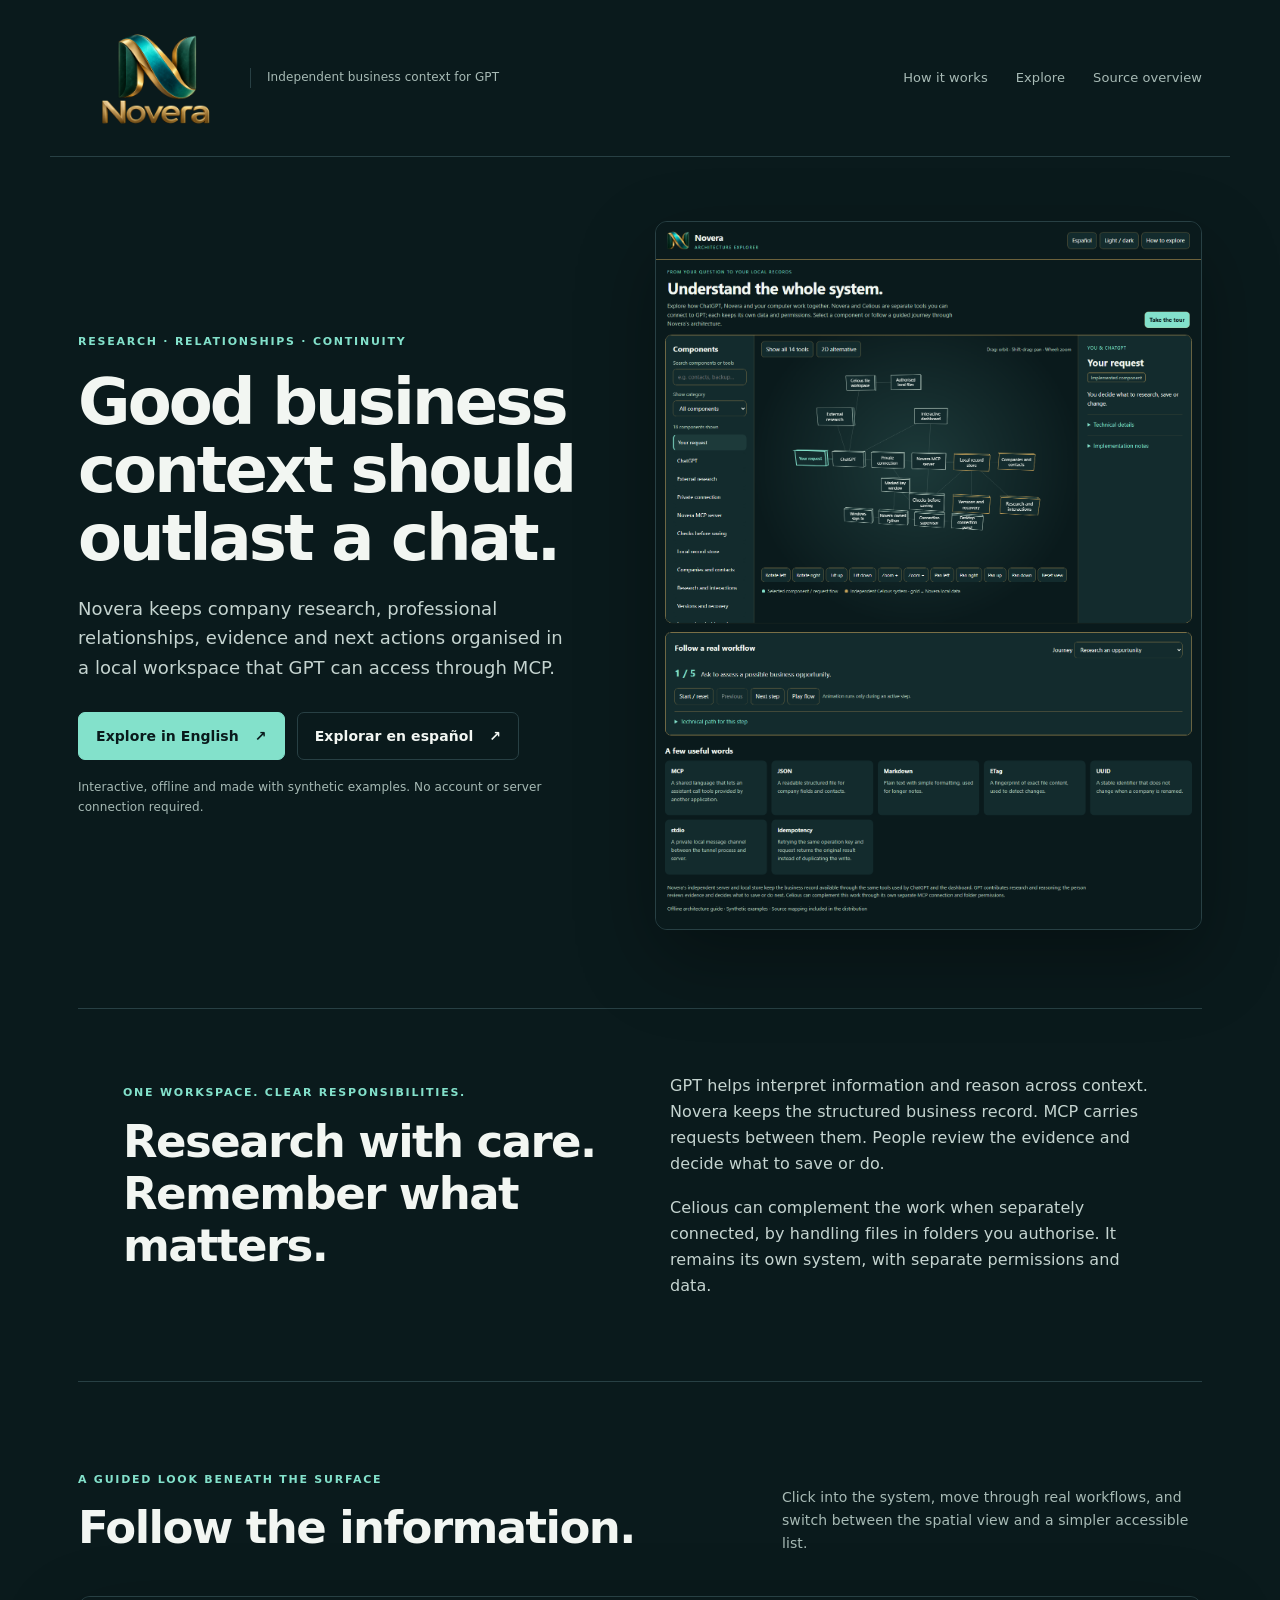
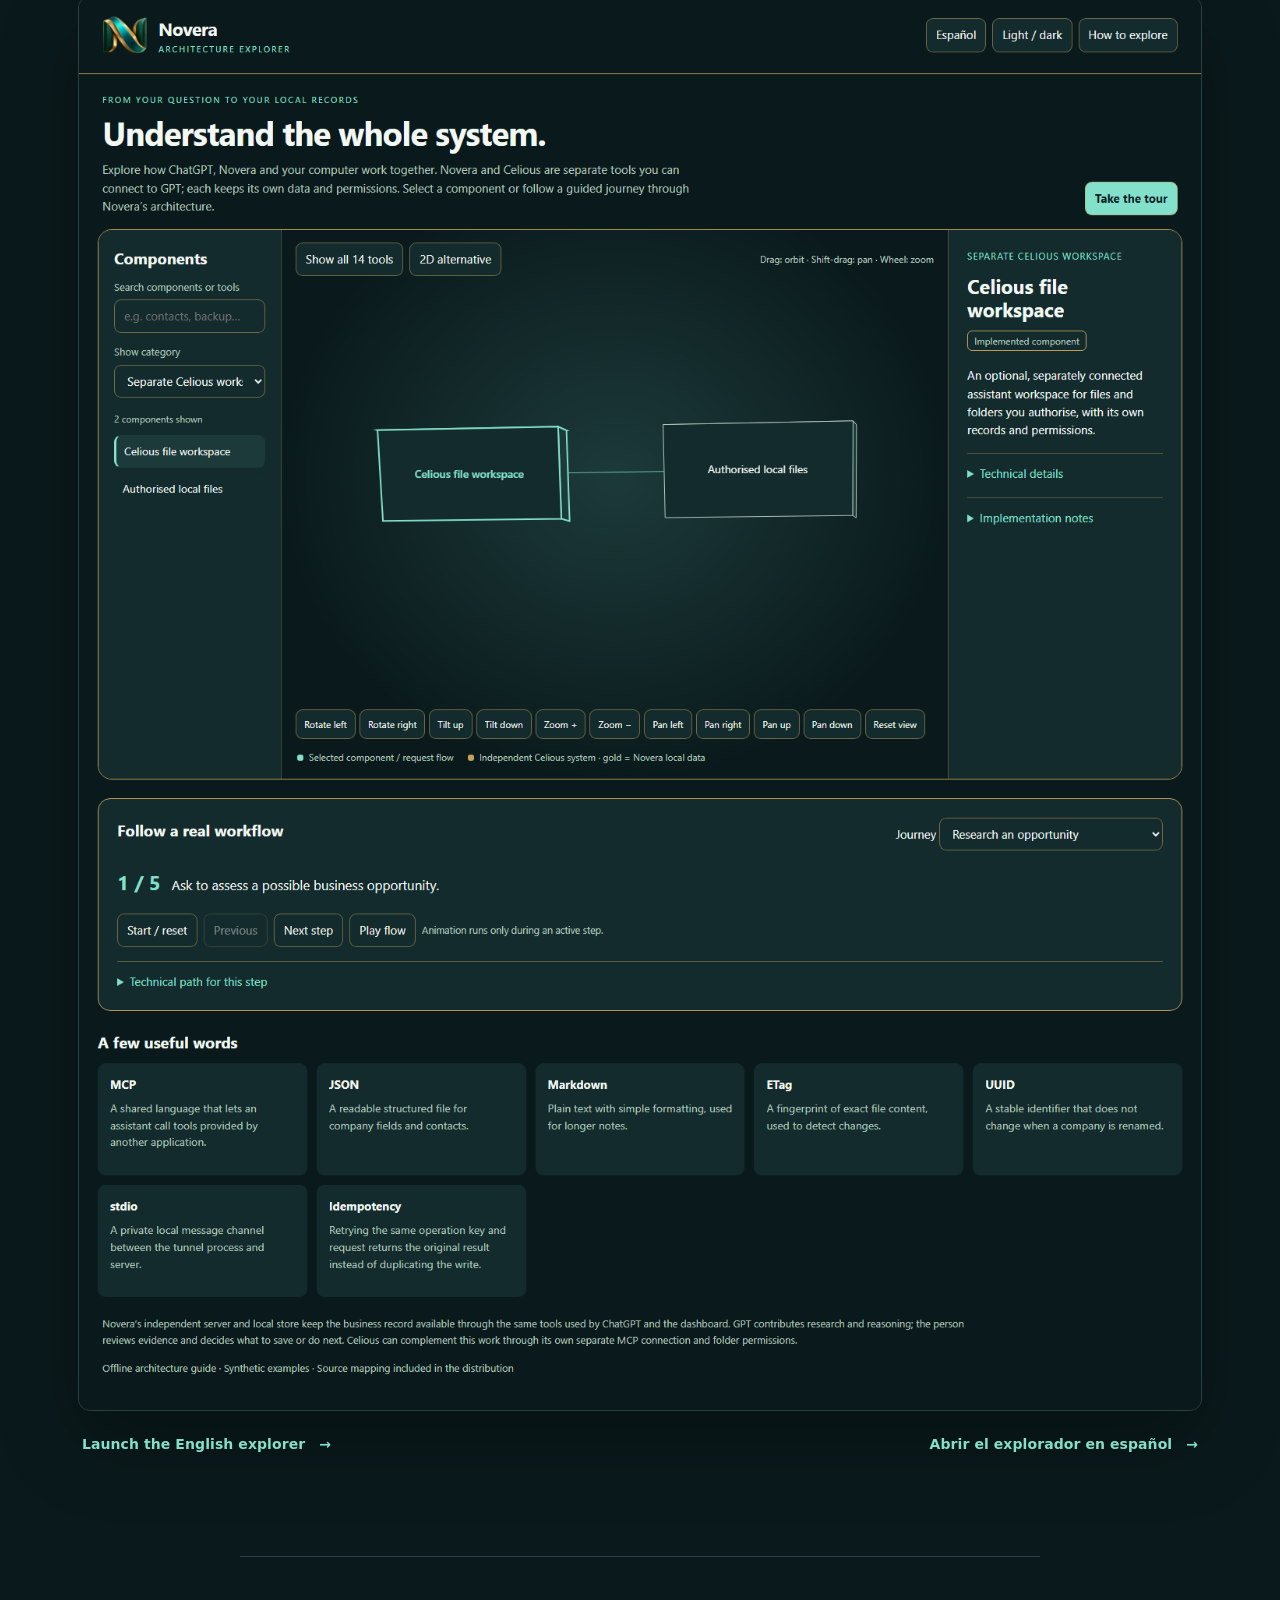
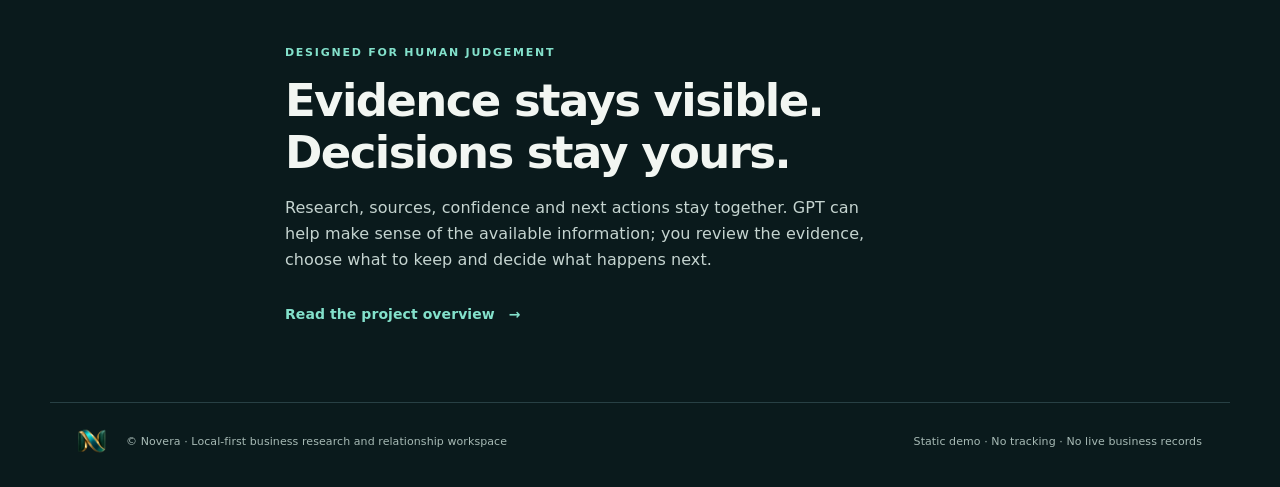
<file: index.html>
<!doctype html>
<html lang="en-GB">
<head>
  <meta charset="utf-8">
  <meta name="viewport" content="width=device-width, initial-scale=1">
  <meta name="theme-color" content="#0a1a1c">
  <meta name="description" content="Explore how GPT, MCP, Novera and optional Celious work together. An interactive offline architecture guide.">
  <title>Novera — architecture, made clear</title>
  <link rel="stylesheet" href="site.css">
</head>
<body>
  <header class="topbar"><a class="brand" href="index.html"><img src="assets/novera-logo-approved.png" alt="Novera"><span>Independent business context for GPT</span></a><nav aria-label="Main navigation"><a href="#how">How it works</a><a href="#explore">Explore</a><a href="README.md">Source overview</a></nav></header>
  <main>
    <section class="hero">
      <div class="hero-copy"><p class="eyebrow">Research · relationships · continuity</p><h1>Good business context should outlast a chat.</h1><p>Novera keeps company research, professional relationships, evidence and next actions organised in a local workspace that GPT can access through MCP.</p><div class="hero-actions"><a class="button primary" href="docs/architecture-explorer/Novera-Architecture-Explorer-EN.html">Explore in English <span aria-hidden="true">↗</span></a><a class="button quiet" href="docs/architecture-explorer/Novera-Architecture-Explorer-ES.html">Explorar en español <span aria-hidden="true">↗</span></a></div><p class="caption">Interactive, offline and made with synthetic examples. No account or server connection required.</p></div>
      <a class="hero-preview" href="docs/architecture-explorer/Novera-Architecture-Explorer-EN.html" aria-label="Open interactive architecture explorer"><img src="docs/screenshots/explorer-overview.png" alt="Preview of Novera's interactive spatial architecture explorer"></a>
    </section>
    <section class="value" id="how"><div><p class="eyebrow">One workspace. Clear responsibilities.</p><h2>Research with care.<br>Remember what matters.</h2></div><div class="value-copy"><p>GPT helps interpret information and reason across context. Novera keeps the structured business record. MCP carries requests between them. People review the evidence and decide what to save or do.</p><p>Celious can complement the work when separately connected, by handling files in folders you authorise. It remains its own system, with separate permissions and data.</p></div></section>
    <section class="diagram" id="explore"><div class="section-head"><div><p class="eyebrow">A guided look beneath the surface</p><h2>Follow the information.</h2></div><p>Click into the system, move through real workflows, and switch between the spatial view and a simpler accessible list.</p></div><a href="docs/architecture-explorer/Novera-Architecture-Explorer-EN.html"><img src="docs/screenshots/explorer-celious.png" alt="Novera and Celious shown as independent branches from GPT"></a><div class="diagram-actions"><a class="text-link" href="docs/architecture-explorer/Novera-Architecture-Explorer-EN.html">Launch the English explorer <span>→</span></a><a class="text-link" href="docs/architecture-explorer/Novera-Architecture-Explorer-ES.html">Abrir el explorador en español <span>→</span></a></div></section>
    <section class="promise"><p class="eyebrow">Designed for human judgement</p><h2>Evidence stays visible.<br>Decisions stay yours.</h2><p>Research, sources, confidence and next actions stay together. GPT can help make sense of the available information; you review the evidence, choose what to keep and decide what happens next.</p><a href="README.md" class="text-link">Read the project overview <span>→</span></a></section>
  </main>
  <footer><img src="assets/novera-plugin-icon.png" alt=""><span>© Novera · Local-first business research and relationship workspace</span><span>Static demo · No tracking · No live business records</span></footer>
</body>
</html>
</file>
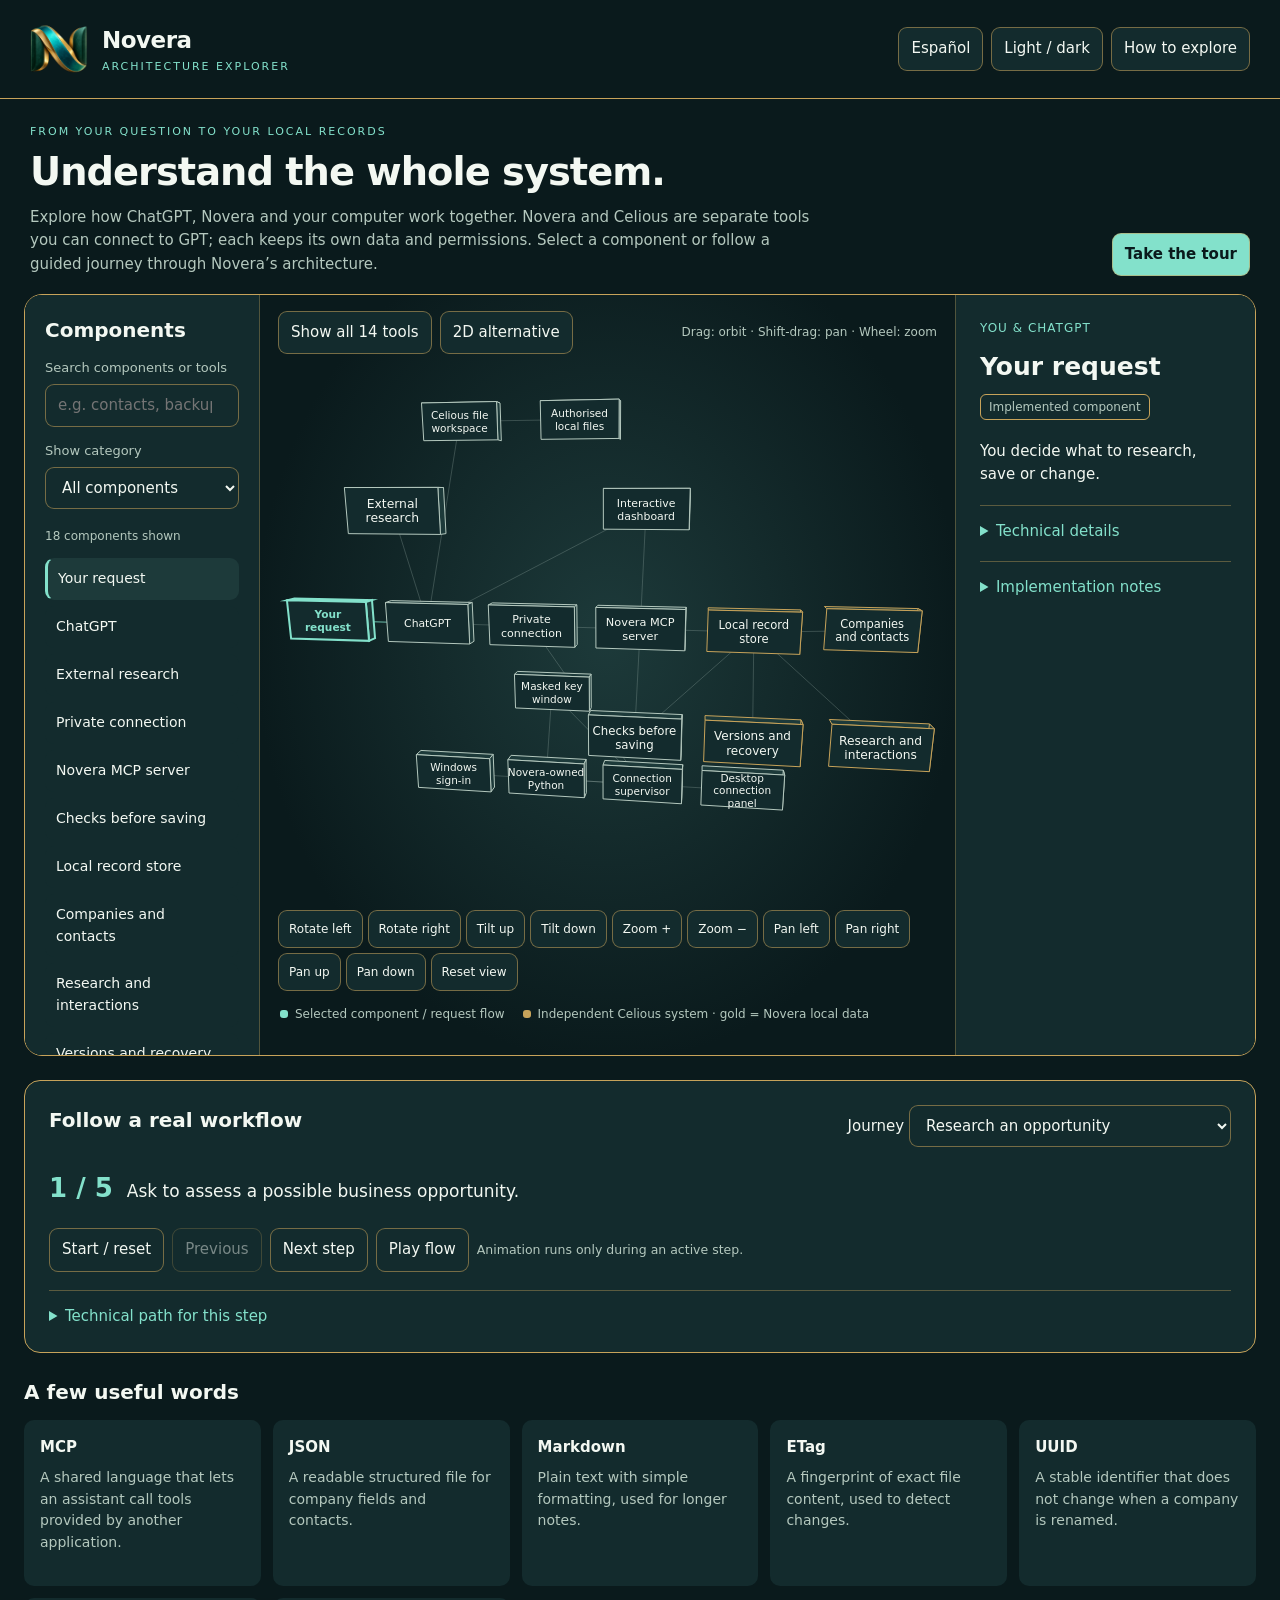
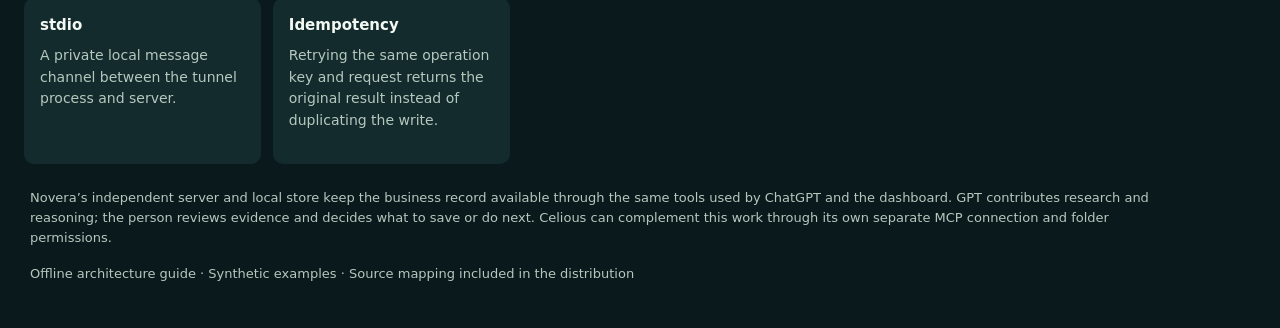
<file: docs/architecture-explorer/Novera-Architecture-Explorer-EN.html>
<!doctype html><html lang="en-GB"><head><meta charset="utf-8"><meta name="viewport" content="width=device-width,initial-scale=1"><meta http-equiv="Content-Security-Policy" content="default-src 'none'; script-src 'unsafe-inline'; style-src 'unsafe-inline'; img-src data:; connect-src 'none'; base-uri 'none'; form-action 'none'"><title>Novera · Architecture explorer</title><style>:root{color-scheme:dark;--canvas:#0a1a1c;--surface:#132b2d;--raised:#1d3a3a;--text:#f3f8f2;--muted:#b4c8be;--teal:#83e1cb;--gold:#c7a35a;--error:#ffb7a5}*{box-sizing:border-box}body{margin:0;background:var(--canvas);color:var(--text);font:15px/1.55 system-ui,Segoe UI,sans-serif}body.light{color-scheme:light;--canvas:#f2f6f2;--surface:#fff;--raised:#e5f0ea;--text:#193c35;--muted:#4b685e;--teal:#076f64;--gold:#947026;--error:#a82c17}button,input,select{font:inherit}button,select,input{color:var(--text);background:var(--surface);border:1px solid color-mix(in srgb,var(--gold) 55%,transparent);border-radius:9px;padding:9px 12px;min-height:42px}button{cursor:pointer}button:hover,button[aria-pressed=true]{background:var(--raised);border-color:var(--teal)}button:disabled{opacity:.45;cursor:default}button:focus-visible,input:focus-visible,select:focus-visible,summary:focus-visible,a:focus-visible{outline:3px solid var(--teal);outline-offset:3px}.primary{background:var(--teal);color:var(--canvas);font-weight:650}header{padding:20px 30px;border-bottom:1px solid var(--gold);display:flex;justify-content:space-between;align-items:center;gap:18px;flex-wrap:wrap}header img{width:58px;height:58px;object-fit:contain}.brand{display:flex;align-items:center;gap:14px}.brand strong{font-size:23px;letter-spacing:-.5px}.eyebrow{font-size:11px;letter-spacing:2px;text-transform:uppercase;color:var(--teal)}h1{font-size:clamp(28px,3vw,42px);line-height:1.15;letter-spacing:-1px;margin:10px 0 12px}h2{font-size:20px;margin:0 0 12px}h3{font-size:16px}p{margin:8px 0 16px}.intro{padding:24px 30px 18px;display:flex;gap:24px;justify-content:space-between;align-items:end}.intro p{color:var(--muted);max-width:780px;margin:0}.actions{display:flex;gap:8px;flex-wrap:wrap}.layout{display:grid;grid-template-columns:235px minmax(400px,1fr) 300px;gap:0;margin:0 24px;border:1px solid var(--gold);border-radius:18px;overflow:hidden}.catalogue{padding:20px;border-right:1px solid color-mix(in srgb,var(--gold) 35%,transparent);background:var(--surface);max-height:760px;overflow:auto}.catalogue input,.catalogue select{width:100%;margin:6px 0 14px}.catalogue label{display:block;font-size:13px;color:var(--muted)}#list{display:grid;gap:6px}#list button{text-align:left;border-color:transparent;padding:9px 10px;font-size:14px}#list button[aria-pressed=true]{border-left:3px solid var(--teal)}.count{font-size:12px;color:var(--muted);margin:4px 0 12px}.scene{position:relative;min-width:0;background:radial-gradient(ellipse at 50% 45%,var(--raised),var(--canvas) 72%)}canvas{width:100%;height:540px;display:block;touch-action:none;cursor:grab}canvas:active{cursor:grabbing}.scene-top{display:flex;justify-content:space-between;padding:16px 18px;gap:12px;align-items:center;flex-wrap:wrap}.scene-top span{font-size:12px;color:var(--muted)}.camera{display:flex;gap:5px;padding:0 18px 14px;flex-wrap:wrap}.camera button{font-size:12px;min-height:38px;padding:6px 10px}.legend{display:flex;gap:18px;padding:0 20px 18px;font-size:12px;color:var(--muted);flex-wrap:wrap}.legend span:before{content:'';display:inline-block;width:8px;height:8px;background:var(--teal);border-radius:3px;margin-right:7px}.legend span:last-child:before{background:var(--gold)}.detail{padding:24px;background:var(--surface);border-left:1px solid color-mix(in srgb,var(--gold) 35%,transparent)}.detail .category{font-size:12px;color:var(--teal);text-transform:uppercase;letter-spacing:1px}.detail h2{font-size:25px;line-height:1.2;margin-top:14px}.detail p{font-size:15px}.badge{display:inline-block;border:1px solid var(--gold);border-radius:6px;padding:3px 8px;font-size:12px;color:var(--muted);margin-bottom:12px}details{border-top:1px solid color-mix(in srgb,var(--gold) 40%,transparent);padding-top:14px;margin-top:18px}summary{cursor:pointer;color:var(--teal)}pre,code{font-family:ui-monospace,Consolas,monospace;font-size:12px;white-space:pre-wrap;overflow-wrap:anywhere}pre{color:var(--muted)}.flow{margin:24px;padding:24px;border:1px solid var(--gold);border-radius:16px;background:var(--surface)}.flow-head{display:flex;gap:14px;justify-content:space-between;align-items:center;flex-wrap:wrap}.flow-head select{max-width:100%}.step{display:flex;align-items:baseline;gap:14px;margin:20px 0}.step strong{color:var(--teal);font-size:26px;white-space:nowrap}.step p{margin:0;font-size:17px}.flow .actions{align-items:center}.flow small{color:var(--muted)}footer{padding:0 30px 28px;color:var(--muted);max-width:1200px;font-size:13px}.glossary{margin:24px}.glossary-grid{display:grid;grid-template-columns:repeat(auto-fit,minmax(230px,1fr));gap:12px}.glossary-grid div{padding:16px;background:var(--surface);border-radius:10px}.glossary-grid p{font-size:14px;color:var(--muted)}a{color:var(--teal)}.sr-only{position:absolute;width:1px;height:1px;overflow:hidden;clip-path:inset(50%)}#flat{display:grid;grid-template-columns:repeat(auto-fit,minmax(140px,1fr));gap:12px;padding:24px;min-height:540px;align-content:start}#flat[hidden]{display:none}#flat button{min-height:78px;text-align:left}dialog{max-width:600px;max-height:85vh;overflow:auto;background:var(--surface);color:var(--text);border:1px solid var(--gold);border-radius:16px;padding:28px}dialog::backdrop{background:#0009}.reduced-note{font-size:12px;color:var(--muted)}@media(max-width:1150px){.layout{grid-template-columns:200px minmax(340px,1fr)}.detail{grid-column:1/-1;border-left:0;border-top:1px solid var(--gold);min-height:220px}.catalogue{max-height:750px}}@media(max-width:700px){header{padding:16px}.intro{padding:20px 16px;display:block}.intro .actions{margin-top:18px}.layout{display:flex;flex-direction:column;margin:0 12px}.scene{order:0}.detail{order:1}.catalogue{order:2;border-right:0;border-top:1px solid var(--gold);max-height:320px}canvas{height:420px}.flow{margin:16px 12px;padding:18px}.step{align-items:start}.step p{font-size:15px}.glossary{margin:20px 16px}.brand strong{font-size:20px}footer{padding:4px 16px 24px}h1{font-size:30px}}@media(prefers-reduced-motion:reduce){*{scroll-behavior:auto!important;transition:none!important;animation:none!important}}
</style></head><body><noscript>Enable JavaScript to explore this offline diagram.</noscript><script>(()=>{var Z=[["novera_open_dashboard","Open the workspace","Abrir el espacio de trabajo","Shows the interactive directory, company profiles and pipeline.","Muestra el directorio interactivo, las fichas y el seguimiento comercial.",!0],["novera_list_companies","Find saved companies","Buscar empresas guardadas","Finds saved records by company name, locality and stage.","Encuentra registros guardados por nombre de empresa, localidad y etapa.",!0],["novera_get_company","Read a company","Consultar una empresa","Returns contacts, sources, notes, versions and recent history.","Devuelve contactos, fuentes, notas, versiones e historial reciente.",!0],["novera_create_company","Create a company","Crear una empresa","Checks possible duplicates, then saves an explicitly requested record.","Comprueba posibles duplicados y guarda el registro solicitado.",!1],["novera_update_company","Update a company","Actualizar una empresa","Changes company fields or nested contacts only when the expected version and hash match.","Cambia datos o contactos de la empresa si coinciden la versi\xF3n y la huella esperadas.",!1],["novera_archive_company","Archive safely","Archivar con recuperaci\xF3n","Requires confirmation; retains contacts and documents rather than permanently deleting them.","Requiere confirmaci\xF3n; conserva contactos y documentos en lugar de borrarlos definitivamente.",!1],["novera_restore_company","Unarchive a company","Recuperar una empresa archivada","Makes an archived record active again, retaining its current information.","Vuelve a activar un registro archivado y conserva su informaci\xF3n actual.",!1],["novera_save_research","Save research notes","Guardar notas de investigaci\xF3n","Replaces the research document after checking both company and document versions.","Sustituye el documento de investigaci\xF3n tras comprobar las versiones de empresa y documento.",!1],["novera_add_interaction","Record a conversation","Registrar una conversaci\xF3n","Adds a dated note with the supplied author to the company history.","A\xF1ade una nota fechada con el autor indicado al historial de la empresa.",!1],["novera_get_sync_status","Check availability","Comprobar disponibilidad","Reports the active storage mode and any pending recovery operations.","Informa del modo de almacenamiento y de las operaciones de recuperaci\xF3n pendientes.",!0],["novera_get_operation","Check an uncertain save","Comprobar un guardado dudoso","Finds the original result by operation key before an interrupted request is retried.","Busca el resultado original por su clave antes de repetir una solicitud interrumpida.",!0],["novera_restore_snapshot","Restore reviewed backup","Restaurar una copia revisada","Restores the selected operation\u2019s available previous content, creating a new revision.","Restaura el contenido anterior disponible de una operaci\xF3n revisada y crea una nueva revisi\xF3n.",!1],["novera_export_data","Export private records","Exportar registros privados","Returns active and archived records, including contacts and notes, after confirmation.","Devuelve registros activos y archivados, incluidos contactos y notas, tras confirmar.",!0],["novera_rebuild_index","Rebuild the index","Reconstruir el \xEDndice","Rebuilds the derived search index from valid company records.","Reconstruye el \xEDndice de b\xFAsqueda derivado a partir de registros v\xE1lidos.",!1]],de=[["user","host",[-620,50,0],"Your request","Tu solicitud","You decide what to research, save or change.","T\xFA decides qu\xE9 investigar, guardar o cambiar.","User-directed research and relationship decisions."],["chat","host",[-390,50,0],"ChatGPT","ChatGPT","Researches and reasons with the tools available in your conversation, then asks Novera to manage records.","Investiga y analiza con las herramientas disponibles en tu conversaci\xF3n y pide a Novera que gestione los registros.","ChatGPT host reasoning and tool selection."],["web","host",[-390,-190,-130],"External research","Investigaci\xF3n externa","You and GPT can review company websites and public sources, then save selected references and findings in Novera.","T\xFA y GPT pod\xE9is consultar webs de empresas y fuentes p\xFAblicas, y guardar en Novera las referencias y conclusiones elegidas.","Research uses the assistant\u2019s available web tools; Novera stores the reviewed references and notes."],["tunnel","runtime",[-160,50,0],"Private connection","Conexi\xF3n privada","Carries requests between ChatGPT and your computer without opening a public Novera server.","Transporta solicitudes entre ChatGPT y tu ordenador sin abrir un servidor p\xFAblico de Novera.","tools/tunnel-client: outbound HTTPS \u2192 local stdio; existing endpoint retained."],["server","mcp",[70,50,0],"Novera MCP server","Servidor MCP de Novera","A small local service understands requests to find, save and update information.","Un servicio local entiende las solicitudes para buscar, guardar y actualizar informaci\xF3n.","server/main.mjs \u2192 server/mcp.mjs; official SDK; 14 tools."],["validation","mcp",[70,250,-100],"Checks before saving","Comprobaciones previas","Checks formats, duplicate candidates and expected versions before accepting changes.","Comprueba formatos, posibles duplicados y versiones antes de aceptar cambios.","shared/schema.mjs; strict Zod validation plus Store revision and content-fingerprint checks."],["store","data",[300,50,0],"Local record store","Almac\xE9n local","Saves requested information as readable files in a dedicated Novera folder on your computer.","Guarda la informaci\xF3n solicitada en archivos legibles dentro de una carpeta propia de Novera.","server/store.mjs; approved Projects/Novera; JSON/Markdown; live/test root selection."],["records","data",[540,50,50],"Companies and contacts","Empresas y contactos","Company details, professional contacts, evidence, priority, next action and stage stay together.","Los datos de empresa, contactos profesionales, pruebas, prioridad, siguiente acci\xF3n y etapa se guardan juntos.","company.json; nested contact IDs; validated relationship and pipeline fields."],["documents","data",[540,250,-90],"Research and interactions","Investigaci\xF3n e interacciones","Longer research and dated conversation notes sit beside each company record.","Las notas de investigaci\xF3n y las conversaciones fechadas acompa\xF1an a cada registro.","research.md replace; interactions.md append; independent document hashes."],["recovery","data",[300,250,-100],"Versions and recovery","Versiones y recuperaci\xF3n","Rejects stale edits, records safe retries and keeps previous changed files for reviewed recovery.","Rechaza cambios obsoletos, registra reintentos seguros y conserva versiones anteriores para recuperarlas tras revisarlas.","Store: .lock, .pending, .audit, .operations, .backups; 256MiB backup cap."],["dashboard","ui",[70,-190,110],"Interactive dashboard","Panel interactivo","Overview, directory, pipeline and company profiles use the same records as conversational tools.","El resumen, directorio, seguimiento comercial y fichas usan los mismos registros que las herramientas de conversaci\xF3n.","apps/widget: React; UI bridge \u2192 same tools; volatile drafts; ES/EN and themes."],["startup","runtime",[-390,440,100],"Windows sign-in","Inicio de sesi\xF3n de Windows","Two Novera tasks start the connection controls for the signed-in user. A key is still needed locally.","Dos tareas de Novera abren los controles para el usuario que inicia sesi\xF3n. La clave sigue siendo necesaria en el equipo.","Limited interactive logon tasks: runtime and panel; no unattended secret storage."],["python","runtime",[-160,440,100],"Novera-owned Python","Python propio de Novera","Runs the local connection windows and supervisor from Novera\u2019s own folder.","Ejecuta las ventanas de conexi\xF3n y la supervisi\xF3n desde la carpeta propia de Novera.","tools/python: official CPython + Tk; no Celious interpreter; deployment evidence in runtime report."],["key","runtime",[-160,250,180],"Masked key window","Ventana de clave oculta","You enter the existing key locally. It is held in memory, so rebooting requires entry again.","Introduces la clave existente en el equipo. Se conserva en memoria y hay que volver a introducirla tras reiniciar.","connect_tunnel.py: Tk masked Entry; env reference; no secret in this explorer."],["supervisor","runtime",[70,440,100],"Connection supervisor","Supervisor de conexi\xF3n","Monitors the runtime and reconnects a confirmed stopped child. An uncertain diagnostic does not launch duplicates.","Vigila el proceso y reconecta un hijo confirmado como detenido. Un diagn\xF3stico dudoso no crea duplicados.","runtime_supervisor.py: status10s; only process_running=false triggers connect."],["panel","ui",[300,440,100],"Desktop connection panel","Panel de conexi\xF3n del escritorio","Shows fresh health, diagnostics and redacted logs. Hiding the window keeps supervision running.","Muestra el estado reciente, diagn\xF3sticos y registros con claves ocultas. Ocultarlo mantiene la supervisi\xF3n.","control_panel.py: fresh<45s + process/healthy/ready; separate from commercial dashboard."],["celious","celious",[-390,-390,260],"Celious file workspace","Espacio de archivos Celious","An optional, separately connected assistant workspace for files and folders you authorise, with its own records and permissions.","Un espacio de trabajo opcional del asistente, conectado por separado, para los archivos y carpetas que autorices, con sus propios datos y permisos.","Independent Celious MCP integration with its own runtime, credentials, records and authorised folders."],["localfiles","celious",[-100,-390,260],"Authorised local files","Archivos locales autorizados","GPT can ask Celious to work with a document in an authorised folder, then discuss findings with you.","GPT puede pedir a Celious que trabaje con un documento de una carpeta autorizada y despu\xE9s comentar los hallazgos contigo.","Celious-scoped filesystem operations; no direct Novera-to-Celious or Novera-to-file edge."]],ue=[["user","chat"],["chat","web"],["chat","tunnel"],["tunnel","server"],["server","validation"],["validation","store"],["server","store"],["store","records"],["store","documents"],["store","recovery"],["chat","dashboard"],["dashboard","server"],["startup","python"],["python","key"],["python","panel"],["python","supervisor"],["key","supervisor"],["supervisor","tunnel"],["chat","celious"],["celious","localfiles"]],R=[{en:"Research an opportunity",es:"Investigar una oportunidad",steps:[["user","Ask to assess a possible business opportunity.","Pide valorar una posible oportunidad de negocio."],["web","GPT or you consult public sources, compare evidence and note uncertainty.","GPT o t\xFA consult\xE1is fuentes p\xFAblicas, compar\xE1is pruebas y anot\xE1is la incertidumbre."],["chat","Review observations and hypotheses before deciding what belongs in a record.","Revisa observaciones e hip\xF3tesis antes de decidir qu\xE9 incluir en un registro."],["server","Request a company record with its source references and duplicate check.","Solicita un registro de empresa con referencias y comprobaci\xF3n de duplicados."],["store","Novera saves the approved structured record locally.","Novera guarda localmente el registro estructurado aprobado."]]},{en:"Record a company and contacts",es:"Registrar una empresa y sus contactos",steps:[["chat","Choose the company details and professional contact information to retain.","Elige los datos de empresa y de contacto profesional que quieras conservar."],["validation","Check required fields, contact IDs and the current company version.","Comprueba los campos obligatorios, los identificadores de contacto y la versi\xF3n actual."],["server","Submit the explicitly requested create or update operation.","Env\xEDa la operaci\xF3n de creaci\xF3n o actualizaci\xF3n solicitada expresamente."],["store","Save the company and nested contacts in the same local record.","Guarda la empresa y sus contactos asociados en el mismo registro local."],["dashboard","Open the profile to review what was saved.","Abre la ficha para revisar lo guardado."]]},{en:"Review information and sources",es:"Revisar la informaci\xF3n y sus fuentes",steps:[["records","Open a saved company record.","Abre un registro de empresa guardado."],["documents","Review research notes, source references, facts and hypotheses.","Revisa las notas, las referencias, los hechos y las hip\xF3tesis."],["chat","Ask GPT to summarise the material while keeping uncertainty visible.","Pide a GPT que resuma el material y mantenga visible la incertidumbre."],["user","Decide whether the evidence supports a next step.","Decide si las pruebas justifican dar el siguiente paso."]]},{en:"Plan a commercial follow-up",es:"Planificar un seguimiento comercial",steps:[["records","Review the relationship and current pipeline stage.","Revisa la relaci\xF3n y la etapa actual del seguimiento."],["documents","Record a dated interaction or set a next action and date.","Registra una interacci\xF3n fechada o define una pr\xF3xima acci\xF3n y su fecha."],["dashboard","Review the prioritised queue and pipeline.","Revisa la cola priorizada y el seguimiento comercial."],["user","Choose and carry out the next action yourself; no message or reminder is sent.","Elige y realiza t\xFA la siguiente acci\xF3n; no se env\xEDan mensajes ni avisos."]]},{en:"Continue in a later GPT conversation",es:"Continuar en otra conversaci\xF3n con GPT",steps:[["user","Return later and ask about the work already recorded.","Vuelve m\xE1s adelante y pregunta por el trabajo registrado."],["chat","GPT calls Novera instead of relying on an old chat being present.","GPT consulta Novera sin depender de que siga disponible una conversaci\xF3n anterior."],["server","Use the company list or detail tool.","Usa la herramienta de lista o consulta de empresa."],["store","Retrieve the persistent record and its research documents.","Recupera el registro persistente y sus documentos de investigaci\xF3n."],["chat","Continue the discussion using the returned context.","Contin\xFAa la conversaci\xF3n con el contexto recuperado."]]},{en:"Combine Novera and Celious",es:"Combinar Novera y Celious",steps:[["chat","Ask GPT to review a business question and an existing document.","Pide a GPT revisar una cuesti\xF3n comercial y un documento existente."],["server","Novera supplies its saved company context through its own MCP connection.","Novera aporta el contexto guardado de la empresa mediante su propia conexi\xF3n MCP."],["chat","With your authorisation, GPT separately asks Celious to open a permitted file.","Con tu autorizaci\xF3n, GPT pide por separado a Celious que abra un archivo permitido."],["celious","Celious applies its own folder permissions and returns the requested file information.","Celious aplica sus propios permisos de carpeta y devuelve la informaci\xF3n solicitada."],["localfiles","You review the document findings and decide whether they are relevant.","Revisas los hallazgos del documento y decides si son pertinentes."],["chat","GPT helps compare both sources; you explicitly request any Novera update.","GPT ayuda a comparar ambas fuentes; cualquier actualizaci\xF3n en Novera la solicitas expresamente."]]},{en:"Protect a change",es:"Proteger un cambio",steps:[["dashboard","Edit a temporary draft; it is not saved yet.","Edita un borrador temporal; todav\xEDa no se ha guardado."],["validation","Compare the expected revision and exact content fingerprint.","Compara la revisi\xF3n esperada y la huella exacta del contenido."],["recovery","If the record changed, report a conflict and preserve the draft for review.","Si el registro ha cambiado, informa del conflicto y conserva el borrador para revisarlo."],["server","Submit the reviewed version with a new operation key.","Env\xEDa la versi\xF3n revisada con una clave de operaci\xF3n nueva."],["store","Keep the previous changed files for recovery and acknowledge the new revision.","Conserva los archivos anteriores para recuperarlos y confirma la nueva revisi\xF3n."]]},{en:"Retrieve previous research",es:"Recuperar una investigaci\xF3n",steps:[["user","Ask about a previously saved company.","Pregunta por una empresa guardada."],["chat","ChatGPT selects list/get tools rather than relying on memory.","ChatGPT elige las herramientas de consulta sin depender de su memoria."],["server","The MCP request reaches the local server.","La solicitud MCP llega al servidor local."],["store","Read validated company and Markdown files.","Lee los archivos de empresa y Markdown validados."],["chat","Return the stored information and its uncertainty.","Devuelve la informaci\xF3n guardada y su incertidumbre."]]},{en:"Protect an edit",es:"Proteger una modificaci\xF3n",steps:[["dashboard","Edit a volatile draft; it is not saved yet.","Modifica un borrador temporal; a\xFAn no est\xE1 guardado."],["validation","Compare expected revision and exact content hash.","Compara la revisi\xF3n esperada y la huella exacta del contenido."],["recovery","If stale, report a conflict and preserve the draft for review.","Si est\xE1 obsoleto, comunica el conflicto y conserva el borrador para revisarlo."],["server","Submit the explicitly reviewed version with a new operation key.","Env\xEDa la versi\xF3n revisada expresamente con una clave de operaci\xF3n nueva."],["store","Journal, back up changed files and acknowledge the new revision.","Registra la intenci\xF3n, copia los archivos sustituidos y confirma la nueva revisi\xF3n."]]},{en:"Connect and recover",es:"Conectar y recuperar",steps:[["startup","Windows sign-in starts the Novera tasks.","El inicio de sesi\xF3n ejecuta las tareas de Novera."],["python","Novera-owned Python runs the controls independently.","Python propio de Novera ejecuta los controles de forma independiente."],["key","Enter the existing key in the local masked window.","Introduce la clave existente en la ventana local protegida."],["tunnel","Doctor/connect establish the existing private route to stdio.","El diagn\xF3stico y la conexi\xF3n establecen la ruta privada existente hacia stdio."],["server","Confirm actual tool execution, not discovery alone.","Confirma la ejecuci\xF3n real de una herramienta, no solo su detecci\xF3n."],["supervisor","Reconnect a confirmed stopped runtime while the key remains in memory.","Reconecta un proceso confirmado como detenido mientras la clave siga en memoria."]]},{en:"Use the dashboard",es:"Usar el panel",steps:[["dashboard","Select a company or request a save in the embedded view.","Selecciona una empresa o solicita guardarla en la vista integrada."],["server","The standard UI bridge calls the same MCP tools as ChatGPT.","El puente est\xE1ndar llama a las mismas herramientas MCP que ChatGPT."],["validation","Validate input and current versions.","Valida los datos y las versiones actuales."],["store","Read or commit authoritative local files.","Lee o guarda los archivos locales originales."],["dashboard","Refresh from the acknowledged result; an offline draft is not durable.","Actualiza desde el resultado confirmado; un borrador sin conexi\xF3n no es permanente."]]}],pe=[["MCP","A shared language that lets an assistant call tools provided by another application.","Un lenguaje com\xFAn que permite al asistente usar herramientas de otra aplicaci\xF3n."],["JSON","A readable structured file for company fields and contacts.","Un archivo estructurado y legible para datos de empresa y contactos."],["Markdown","Plain text with simple formatting, used for longer notes.","Texto con formato sencillo para notas extensas."],["ETag","A fingerprint of exact file content, used to detect changes.","Una huella del contenido exacto que permite detectar cambios."],["UUID","A stable identifier that does not change when a company is renamed.","Un identificador estable que no cambia al renombrar una empresa."],["stdio","A private local message channel between the tunnel process and server.","Un canal local de mensajes entre el proceso del t\xFAnel y el servidor."],["Idempotency / Idempotencia","Retrying the same operation key and request returns the original result instead of duplicating the write.","Repetir la misma clave y solicitud devuelve el resultado original sin duplicar el guardado."]];var Q=document.documentElement.lang==="es"?"es":"en",J=Q==="es",a=(e,o)=>J?o:e,me={all:a("All components","Todos los componentes"),host:a("You & ChatGPT","T\xFA y ChatGPT"),runtime:a("Windows & connection","Windows y conexi\xF3n"),mcp:a("Server & tools","Servidor y herramientas"),data:a("Local information","Informaci\xF3n local"),ui:a("Interfaces","Interfaces"),celious:a("Separate Celious workspace","Espacio independiente de Celious")},G=de.map(([e,o,s,l,c,n,u,f])=>({id:e,cat:o,pos:s,title:a(l,c),simple:a(n,u),technical:f,tool:!1})),fe={user:"La intenci\xF3n del usuario inicia las acciones; no existe env\xEDo autom\xE1tico de comunicaciones.",chat:"El an\xE1lisis y la selecci\xF3n de herramientas pertenecen al anfitri\xF3n, no a una API de modelos de Novera.",web:"Herramientas web independientes del anfitri\xF3n; Store guarda referencias, no descarga fuentes.",tunnel:"tools/tunnel-client: HTTPS saliente \u2192 stdio local; el repositorio p\xFAblico no incluye el destino privado.",server:"server/main.mjs \u2192 server/mcp.mjs; SDK oficial y 14 herramientas.",validation:"shared/schema.mjs: Zod estricto; Store comprueba revisi\xF3n y huella; no verifica la veracidad de las fuentes.",store:"server/store.mjs; almacenamiento local configurable; JSON y Markdown; el repositorio p\xFAblico no contiene ajustes de producci\xF3n.",records:"company.json; UUID de contactos anidados; siete etapas.",documents:"research.md se sustituye; interactions.md a\xF1ade notas; huellas de documento independientes.",recovery:"Store: .lock, .pending, .audit, .operations, .backups; l\xEDmite de copias de 256MiB.",dashboard:"apps/widget: React; puente est\xE1ndar \u2192 mismas herramientas; borradores temporales; ES/EN y temas.",startup:"Tareas limitadas e interactivas al iniciar sesi\xF3n: proceso y panel; no se almacena la clave.",python:"tools/python: CPython oficial y Tk propios; no usa el int\xE9rprete de Celious. Consulta las pruebas del informe de independencia.",key:"connect_tunnel.py: campo Tk protegido; referencia a variable de entorno; este explorador no contiene claves.",supervisor:"runtime_supervisor.py: consulta cada 10s; solo process_running=false inicia una reconexi\xF3n.",panel:"control_panel.py: estado de menos de 45s con proceso, salud y disponibilidad; distinto del panel comercial.",celious:"Integraci\xF3n MCP independiente y opcional. Novera no necesita Celious y no comparte sus credenciales, permisos ni base de datos.",localfiles:"Operaciones del sistema Celious limitadas a las carpetas autorizadas por separado; Novera no accede directamente a ellas."};if(J)for(let e of G)e.technical=fe[e.id];for(let e=0;e<Z.length;e++){let[o,s,l,c,n,u]=Z[e];G.push({id:o,cat:"mcp",pos:[(e%5-2)*220,Math.floor(e/5)*190-90,-290],title:a(s,l),simple:a(c,n),technical:o+`
server/mcp.mjs \u2192 Store
`+a("Strict input validation. No registered output schema.","Validaci\xF3n estricta de entrada. Sin esquema de salida registrado."),tool:!0,read:u})}var he=[...ue,...Z.map(e=>["server",e[0]])];document.body.innerHTML=`<header><div class="brand"><img src="[data-uri]" alt=""><div><strong>Novera</strong><div class="eyebrow">${a("Architecture explorer","Explorador de arquitectura")}</div></div></div><div class="actions"><button id="language">${a("Espa\xF1ol","English")}</button><button id="theme">${a("Light / dark","Claro / oscuro")}</button><button id="help">${a("How to explore","C\xF3mo explorar")}</button></div></header><section class="intro"><div><div class="eyebrow">${a("From your question to your local records","De tu pregunta a tus registros locales")}</div><h1>${a("Understand the whole system.","Comprende todo el sistema.")}</h1><p>${a("Explore how ChatGPT, Novera and your computer work together. Novera and Celious are separate tools you can connect to GPT; each keeps its own data and permissions. Select a component or follow a guided journey through Novera\u2019s architecture.","Explora c\xF3mo trabajan juntos ChatGPT, Novera y tu ordenador. Novera y Celious son herramientas independientes que puedes conectar a GPT; cada una mantiene sus propios datos y permisos. Selecciona un componente o sigue un recorrido guiado por la arquitectura de Novera.")}</p></div><div class="actions"><button class="primary" id="tour">${a("Take the tour","Iniciar recorrido")}</button></div></section><main><div class="layout"><aside class="catalogue"><h2>${a("Components","Componentes")}</h2><label for="search">${a("Search components or tools","Buscar componentes o herramientas")}</label><input id="search" type="search" placeholder="${a("e.g. contacts, backup\u2026","p. ej. contactos, copias\u2026")}"><label for="category">${a("Show category","Mostrar categor\xEDa")}</label><select id="category">${Object.entries(me).map(([e,o])=>`<option value="${e}">${o}</option>`).join("")}</select><div id="count" class="count"></div><div id="list"></div></aside><section class="scene" aria-label="${a("Spatial architecture and camera controls","Arquitectura espacial y controles de c\xE1mara")}"><div class="scene-top"><div class="actions"><button id="mode" aria-pressed="false">${a("Show all 14 tools","Mostrar las 14 herramientas")}</button><button id="accessible" aria-pressed="false">${a("2D alternative","Alternativa 2D")}</button></div><span>${a("Drag: orbit \xB7 Shift-drag: pan \xB7 Wheel: zoom","Arrastrar: girar \xB7 May\xFAs: desplazar \xB7 Rueda: ampliar")}</span></div><canvas id="canvas" role="img" aria-label="${a("Interactive three-dimensional architecture. Use the component list and camera buttons as a keyboard alternative.","Arquitectura interactiva tridimensional. Usa la lista de componentes y los botones de c\xE1mara como alternativa con teclado.")}"></canvas><div id="flat" hidden></div><div class="camera">${[["left",a("Rotate left","Girar izquierda")],["right",a("Rotate right","Girar derecha")],["up",a("Tilt up","Inclinar arriba")],["down",a("Tilt down","Inclinar abajo")],["in",a("Zoom +","Ampliar +")],["out",a("Zoom \u2212","Reducir \u2212")],["panleft",a("Pan left","Desplazar izquierda")],["panright",a("Pan right","Desplazar derecha")],["panup",a("Pan up","Desplazar arriba")],["pandown",a("Pan down","Desplazar abajo")],["reset",a("Reset view","Restablecer vista")]].map(([e,o])=>`<button data-camera="${e}">${o}</button>`).join("")}</div><div class="legend"><span>${a("Selected component / request flow","Componente seleccionado / flujo")}</span><span>${a("Independent Celious system \xB7 gold = Novera local data","Sistema Celious independiente \xB7 dorado = datos locales de Novera")}</span></div></section><aside class="detail" id="detail" aria-live="polite"></aside></div><section class="flow"><div class="flow-head"><h2>${a("Follow a real workflow","Sigue un flujo real")}</h2><label>${a("Journey","Recorrido")} <select id="workflow">${R.map((e,o)=>`<option value="${o}">${e[Q]}</option>`).join("")}</select></label></div><div class="step" aria-live="polite"><strong id="step"></strong><p id="steptext"></p></div><div class="actions"><button id="start">${a("Start / reset","Iniciar / reiniciar")}</button><button id="prev">${a("Previous","Anterior")}</button><button id="next">${a("Next step","Siguiente paso")}</button><button id="play" aria-pressed="false">${a("Play flow","Reproducir flujo")}</button><small id="motion"></small></div><details><summary>${a("Technical path for this step","Ruta t\xE9cnica de este paso")}</summary><pre id="flowtech"></pre></details></section><section class="glossary"><h2>${a("A few useful words","Conceptos \xFAtiles")}</h2><div class="glossary-grid">${pe.map(([e,o,s])=>`<div><strong>${e.includes(" / ")?e.split(" / ")[J?1:0]:e}</strong><p>${a(o,s)}</p></div>`).join("")}</div></section></main><footer><p>${a("Novera\u2019s independent server and local store keep the business record available through the same tools used by ChatGPT and the dashboard. GPT contributes research and reasoning; the person reviews evidence and decides what to save or do next. Celious can complement this work through its own separate MCP connection and folder permissions.","El servidor independiente y el almac\xE9n local de Novera mantienen el registro empresarial disponible desde las mismas herramientas que usan ChatGPT y el panel. GPT aporta investigaci\xF3n y an\xE1lisis; la persona revisa las pruebas y decide qu\xE9 guardar o hacer. Celious puede complementar el trabajo mediante su propia conexi\xF3n MCP y sus permisos de carpeta.")}</p><p>${a("Offline architecture guide \xB7 Synthetic examples \xB7 Source mapping included in the distribution","Gu\xEDa de arquitectura sin conexi\xF3n \xB7 Ejemplos sint\xE9ticos \xB7 Correspondencia con el c\xF3digo incluida")}</p></footer><dialog id="helpdialog"><h2>${a("Explore at your own pace","Explora a tu ritmo")}</h2><p>${a("Drag the scene to rotate it, hold Shift to pan, or use the labelled camera buttons. Use the wheel or zoom buttons to move closer. Select a box or a component-list button for its explanation. Show tools reveals all 14 operations without resetting your camera. The 2D alternative offers the same information without spatial controls.","Arrastra la escena para girarla, mant\xE9n May\xFAs para desplazarla o usa los botones de c\xE1mara. Utiliza la rueda o los botones para ampliar. Selecciona una caja o un componente de la lista para ver su explicaci\xF3n. Mostrar herramientas revela las 14 operaciones sin restablecer la c\xE1mara. La alternativa 2D ofrece la misma informaci\xF3n sin controles espaciales.")}</p><p>${a("The flow controls step through real implemented paths. Play animates requests only while active; reduced-motion mode uses manual steps and static highlights. Explore the system here, then use your connected Novera workspace for live business work.","Los controles recorren rutas implementadas. La reproducci\xF3n anima las solicitudes solo mientras est\xE1 activa; con movimiento reducido se usan pasos manuales y resaltados est\xE1ticos. Explora aqu\xED el sistema y usa tu espacio Novera conectado para trabajar con tus registros.")}</p><button id="closehelp">${a("Close help","Cerrar ayuda")}</button></dialog>`;var t=e=>document.getElementById(e),d=t("canvas"),i=d.getContext("2d"),L="chat",A=!1,$=!1,M=0,h=0,ee=!1,ne=null,re=0,ie=!1,r={yaw:-.14,pitch:.23,zoom:1,x:0,y:0},q=matchMedia("(prefers-reduced-motion: reduce)"),oe=()=>G.filter(e=>(t("search").value.trim()?!0:A?e.tool||e.id==="server":!e.tool)&&(t("category").value==="all"||e.cat===t("category").value)&&(!t("search").value.trim()||(e.title+" "+e.simple+" "+e.id).toLocaleLowerCase(Q).includes(t("search").value.toLocaleLowerCase(Q).trim()))),B=e=>A&&e.id==="server"?[0,-230,-290]:e.pos,ge=()=>{if(h===0)return[];let e=R[M].steps[h-1][0],o=R[M].steps[h][0],s=[[e]],l=new Set([e]);for(;s.length;){let c=s.shift(),n=c.at(-1);if(n===o)return c.slice(1).map((u,f)=>[c[f],u]);for(let[u,f]of he){let g=u===n?f:f===n?u:null;g&&!l.has(g)&&(l.add(g),s.push([...c,g]))}}return[]};function K(e){L=e;let o=G.find(l=>l.id===e);if(!o)return;let s=o.tool?a(o.read?"Read hint":"Changes state",o.read?"Indicada como lectura":"Modifica el estado"):a("Implemented component","Componente implementado");t("detail").innerHTML=`<div class="category">${me[o.cat]}</div><h2>${o.title}</h2><span class="badge">${s}</span><p>${o.simple}</p>${o.tool?`<p class="reduced-note">${a("Every tool first attempts pending recovery. Even a read can complete an earlier journalled write.","Todas las herramientas intentan recuperar operaciones pendientes. Incluso una lectura puede completar un guardado anterior.")}</p>`:""}<details><summary>${a("Technical details","Detalles t\xE9cnicos")}</summary><pre>${o.technical}</pre></details><details><summary>${a("Implementation notes","Notas de implementaci\xF3n")}</summary><p>${a(o.tool?"Registered in the MCP server and exercised with synthetic local inputs. Deployment-specific host setup is described in the technical guides.":"Mapped from the application source. See the project test record for build, protocol and browser verification.",o.tool?"Registrada en el servidor MCP y probada con datos locales sint\xE9ticos. La configuraci\xF3n de cada anfitri\xF3n se explica en las gu\xEDas t\xE9cnicas.":"Correspondencia con el c\xF3digo de la aplicaci\xF3n. Consulta el informe de pruebas para conocer la compilaci\xF3n y las verificaciones de protocolo y navegador.")}</p></details>`,X(),C()}function X(){let e=document.activeElement?.dataset.node,o=document.activeElement?.closest("#list,#flat")?.id,s=oe();t("count").textContent=s.length+" "+a("components shown","componentes visibles");for(let l of["list","flat"])t(l).innerHTML=s.map(c=>`<button data-node="${c.id}" aria-pressed="${c.id===L}">${c.title}</button>`).join(""),t(l).querySelectorAll("button").forEach(c=>c.onclick=()=>K(c.dataset.node));e&&o&&document.querySelector("#"+o+' [data-node="'+e+'"]')?.focus({preventScroll:!0})}function F([e,o,s]){o-=100;let l=Math.cos(r.yaw),c=Math.sin(r.yaw),n=Math.cos(r.pitch),u=Math.sin(r.pitch),f=e*l-s*c,g=e*c+s*l,se=o*n-g*u,U=o*u+g*n,W=(d.clientWidth<700?.62:Math.min(d.clientWidth/1450,d.clientHeight/850))*r.zoom,I=1400/(1400+U);return{x:d.clientWidth/2+f*W*I+r.x,y:d.clientHeight/2+se*W*I+r.y,z:U,scale:W*I}}function te(){let e=oe();if(!e.length)return;r.x=0,r.y=0;let o=()=>{let c=e.map(n=>{let u=F(B(n)),f=(n.tool?180:185)*u.scale,g=86*u.scale;return{x1:u.x-f/2,x2:u.x+f/2,y1:u.y-g/2,y2:u.y+g/2}});return{x1:Math.min(...c.map(n=>n.x1)),x2:Math.max(...c.map(n=>n.x2)),y1:Math.min(...c.map(n=>n.y1)),y2:Math.max(...c.map(n=>n.y2))}},s=o(),l=Math.max(.5,Math.min(1.8,(d.clientWidth-48)/(s.x2-s.x1),(d.clientHeight-132)/(s.y2-s.y1)));r.zoom=Math.max(.5,Math.min(2.5,r.zoom*l)),s=o(),r.x=d.clientWidth/2-(s.x1+s.x2)/2,r.y=(d.clientHeight-70)/2-(s.y1+s.y2)/2}var ae=[];function C(){ie||(ie=!0,requestAnimationFrame(be))}function be(e){ie=!1;let o=d.clientWidth,s=d.clientHeight,l=Math.min(devicePixelRatio||1,2);(d.width!==Math.round(o*l)||d.height!==Math.round(s*l))&&(d.width=o*l,d.height=s*l),i.setTransform(l,0,0,l,0,0),i.clearRect(0,0,o,s);let c=getComputedStyle(document.body),n=p=>c.getPropertyValue(p).trim(),u=n("--teal"),f=n("--gold"),g=n("--muted"),se=n("--surface"),U=n("--raised"),W=n("--text"),I=oe(),ce=new Set(I.map(p=>p.id)),le=ge();for(let[p,v]of he){if(!ce.has(p)||!ce.has(v))continue;let N=F(B(G.find(m=>m.id===p))),z=F(B(G.find(m=>m.id===v))),y=le.some(([m,b])=>m===p&&b===v||m===v&&b===p),x=p===L||v===L;if(i.globalAlpha=y?1:x?.8:.25,i.strokeStyle=y||x?u:g,i.lineWidth=y?2.5:1,i.beginPath(),i.moveTo(N.x,N.y),i.lineTo(z.x,z.y),i.stroke(),y){let m=N,b=z;le.find(([V,Y])=>V===p&&Y===v||V===v&&Y===p)?.[0]===v&&(m=z,b=N);let k=!q.matches&&e<re?e%1800/1800:.68,_=m.x+(b.x-m.x)*k,O=m.y+(b.y-m.y)*k,w=Math.atan2(b.y-m.y,b.x-m.x);i.fillStyle=u,i.beginPath(),i.moveTo(_,O),i.lineTo(_-10*Math.cos(w-.5),O-10*Math.sin(w-.5)),i.lineTo(_-10*Math.cos(w+.5),O-10*Math.sin(w+.5)),i.closePath(),i.fill()}}i.globalAlpha=1,ae=[];for(let p of I.map(v=>({...v,p:F(B(v))})).sort((v,N)=>N.p.z-v.p.z)){let[v,N,z]=B(p),y=p.tool?180:185,x=86,m=28,b=[[-y/2,-x/2,0],[y/2,-x/2,0],[y/2,x/2,0],[-y/2,x/2,0],[-y/2,-x/2,m],[y/2,-x/2,m],[y/2,x/2,m],[-y/2,x/2,m]].map(([S,T,D])=>F([v+S,N+T,z+D])),H=p.id===L;for(let[S,T]of[[[0,1,5,4],U],[[1,2,6,5],U],[[0,1,2,3],se]])i.beginPath(),S.forEach((D,ye)=>ye?i.lineTo(b[D].x,b[D].y):i.moveTo(b[D].x,b[D].y)),i.closePath(),i.fillStyle=T,i.fill(),i.lineWidth=H?2:1,i.strokeStyle=H?u:p.cat==="data"?f:g,i.stroke();let k=p.p,_=Math.max(10.5,Math.min(14,14*k.scale/.6));i.font=`${H?"600":"400"} ${_}px system-ui`,i.fillStyle=H?u:W,i.textAlign="center";let O=p.title.split(" "),w=[""];for(let S of O){let T=w.length-1;i.measureText(w[T]+" "+S).width>y*k.scale*.9&&w[T]?w.push(S):w[T]+=(w[T]?" ":"")+S}w.forEach((S,T)=>i.fillText(S,k.x,k.y+(T-(w.length-1)/2)*_*1.2+4));let V=y*k.scale/2,Y=Math.max(x*k.scale/2,18);ae.push({id:p.id,x:k.x-V,y:k.y-Y,w:V*2,h:Y*2})}!q.matches&&(ee||e<re)&&C()}var P=null;d.onpointerdown=e=>{P={x:e.clientX,y:e.clientY,moved:!1,pan:e.shiftKey||e.button===1},d.setPointerCapture(e.pointerId)};d.onpointermove=e=>{if(!P)return;let o=e.clientX-P.x,s=e.clientY-P.y;Math.abs(o)+Math.abs(s)>2&&(P.moved=!0),P.pan?(r.x+=o,r.y+=s):(r.yaw+=o*.006,r.pitch=Math.max(-1,Math.min(1,r.pitch+s*.006))),P.x=e.clientX,P.y=e.clientY,C()};d.onpointerup=e=>{if(P&&!P.moved){let o=d.getBoundingClientRect(),s=e.clientX-o.left,l=e.clientY-o.top,c=[...ae].reverse().find(n=>s>=n.x&&s<=n.x+n.w&&l>=n.y&&l<=n.y+n.h);c&&K(c.id)}P=null};d.onwheel=e=>{e.preventDefault(),r.zoom=Math.max(.5,Math.min(2.5,r.zoom*(e.deltaY>0?.9:1.1))),C()};document.querySelectorAll("[data-camera]").forEach(e=>e.onclick=()=>{let o=e.dataset.camera;o==="reset"?(r={yaw:-.14,pitch:.23,zoom:1,x:0,y:0},te()):o==="left"?r.yaw-=.2:o==="right"?r.yaw+=.2:o==="up"?r.pitch-=.15:o==="down"?r.pitch+=.15:o==="in"?r.zoom=Math.min(2.5,r.zoom*1.15):o==="out"?r.zoom=Math.max(.5,r.zoom/1.15):o==="panleft"?r.x-=35:o==="panright"?r.x+=35:o==="panup"?r.y-=35:o==="pandown"&&(r.y+=35),C()});t("language").onclick=()=>{location.href=J?"Novera-Architecture-Explorer-EN.html":"Novera-Architecture-Explorer-ES.html"};t("search").oninput=()=>{X(),C()};t("category").onchange=()=>{X(),te(),C()};t("mode").onclick=()=>{A=!A,t("mode").setAttribute("aria-pressed",String(A)),t("mode").textContent=A?a("Back to overview","Volver al resumen"):a("Show all 14 tools","Mostrar las 14 herramientas"),X(),te(),C()};t("accessible").onclick=()=>{$=!$,t("flat").hidden=!$,d.hidden=$,d.style.display=$?"none":"block",t("accessible").setAttribute("aria-pressed",String($)),t("accessible").textContent=$?a("Return to 3D","Volver a 3D"):a("2D alternative","Alternativa 2D"),C()};t("theme").onclick=()=>{document.body.classList.toggle("light"),C()};t("help").onclick=()=>t("helpdialog").showModal();t("closehelp").onclick=()=>t("helpdialog").close();function E(){ee=!1,clearInterval(ne),ne=null,t("play").setAttribute("aria-pressed","false"),t("play").textContent=a("Play flow","Reproducir flujo")}function j(){let e=R[M].steps[h];t("step").textContent=h+1+" / "+R[M].steps.length,t("steptext").textContent=e[J?2:1],t("prev").disabled=h===0,t("next").disabled=h===R[M].steps.length-1,t("flowtech").textContent=G.find(o=>o.id===e[0]).technical,re=performance.now()+4e3,K(e[0])}t("workflow").onchange=()=>{E(),M=Number(t("workflow").value),h=0,j()};t("start").onclick=()=>{E(),h=0,j()};t("prev").onclick=()=>{E(),h=Math.max(0,h-1),j()};t("next").onclick=()=>{E(),h=Math.min(R[M].steps.length-1,h+1),j()};t("play").onclick=()=>{if(ee){E();return}q.matches||(h===R[M].steps.length-1&&(h=0),ee=!0,t("play").setAttribute("aria-pressed","true"),t("play").textContent=a("Pause flow","Pausar flujo"),j(),ne=setInterval(()=>{if(h===R[M].steps.length-1){E();return}h++,j()},4e3))};t("tour").onclick=()=>{E(),M=0,h=0,t("workflow").value="0",j(),t("steptext").scrollIntoView({behavior:q.matches?"instant":"smooth",block:"center"})};function ve(){q.matches&&E(),t("play").disabled=q.matches,t("motion").textContent=q.matches?a("Reduced motion: manual steps and static arrows.","Movimiento reducido: pasos manuales y flechas est\xE1ticas."):a("Animation runs only during an active step.","La animaci\xF3n solo se ejecuta durante un paso activo."),C()}q.addEventListener("change",ve);new ResizeObserver(C).observe(d);ve();X();te();K("chat");j();window.noveraExplorer={getState:()=>({selected:L,detailMode:A,flat:$,workflow:M,step:h,camera:{...r},visible:oe().map(e=>e.id),reducedMotion:q.matches}),getHitBoxes:()=>ae.map(e=>({...e})),select:K};})();
</script></body></html>
</file>
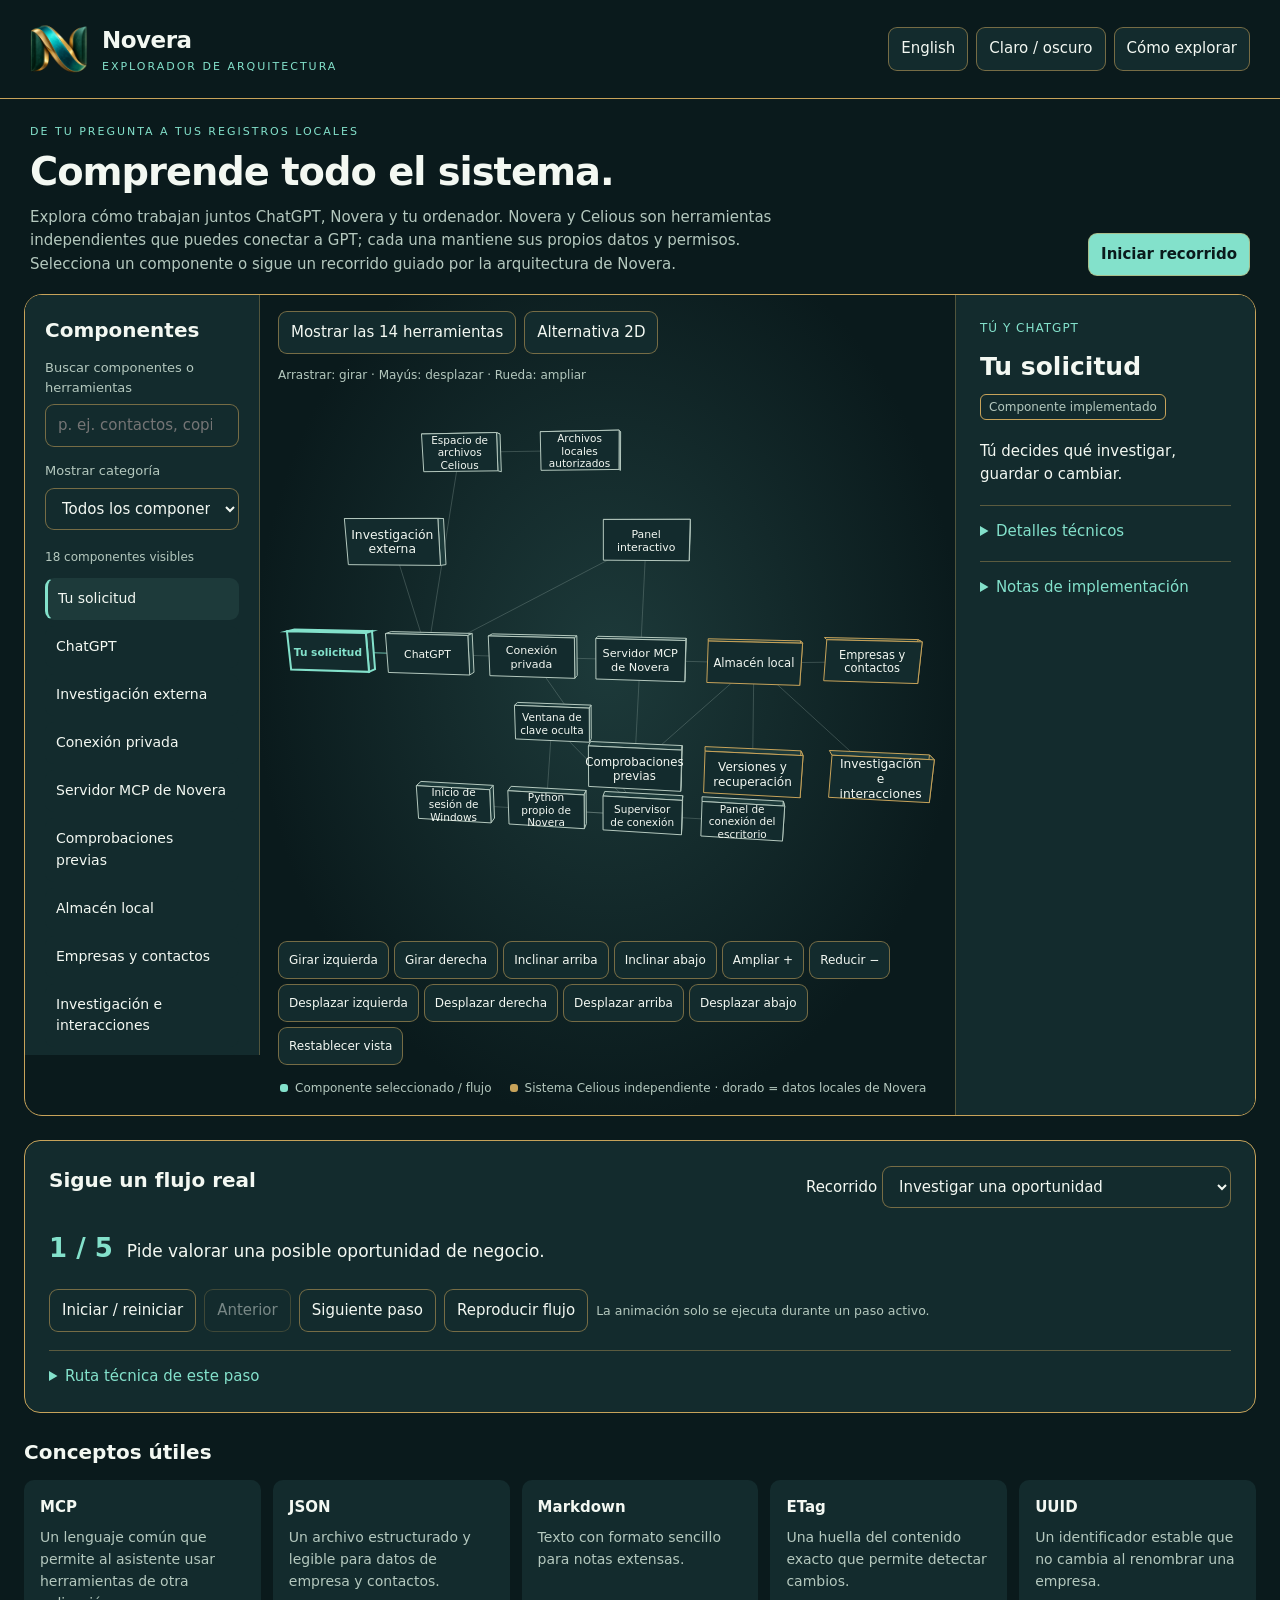
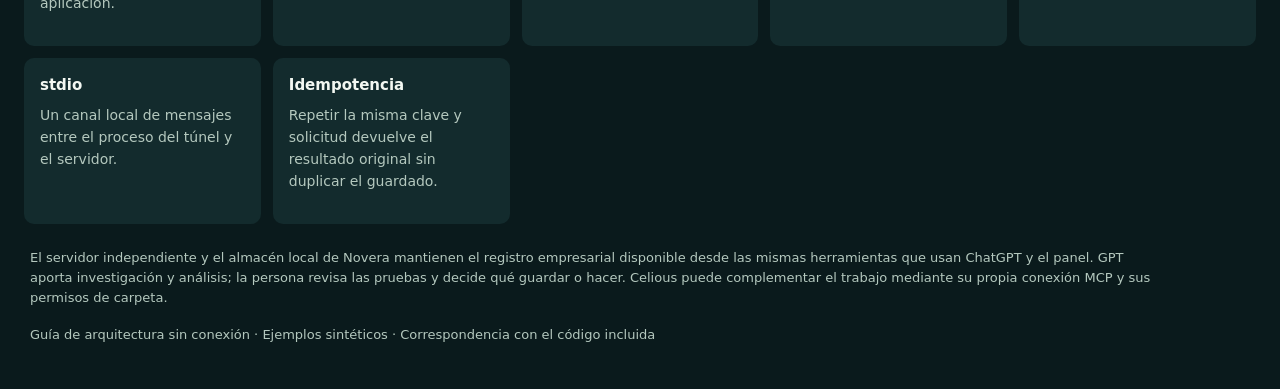
<file: docs/architecture-explorer/Novera-Architecture-Explorer-ES.html>
<!doctype html><html lang="es"><head><meta charset="utf-8"><meta name="viewport" content="width=device-width,initial-scale=1"><meta http-equiv="Content-Security-Policy" content="default-src 'none'; script-src 'unsafe-inline'; style-src 'unsafe-inline'; img-src data:; connect-src 'none'; base-uri 'none'; form-action 'none'"><title>Novera · Explorador de arquitectura</title><style>:root{color-scheme:dark;--canvas:#0a1a1c;--surface:#132b2d;--raised:#1d3a3a;--text:#f3f8f2;--muted:#b4c8be;--teal:#83e1cb;--gold:#c7a35a;--error:#ffb7a5}*{box-sizing:border-box}body{margin:0;background:var(--canvas);color:var(--text);font:15px/1.55 system-ui,Segoe UI,sans-serif}body.light{color-scheme:light;--canvas:#f2f6f2;--surface:#fff;--raised:#e5f0ea;--text:#193c35;--muted:#4b685e;--teal:#076f64;--gold:#947026;--error:#a82c17}button,input,select{font:inherit}button,select,input{color:var(--text);background:var(--surface);border:1px solid color-mix(in srgb,var(--gold) 55%,transparent);border-radius:9px;padding:9px 12px;min-height:42px}button{cursor:pointer}button:hover,button[aria-pressed=true]{background:var(--raised);border-color:var(--teal)}button:disabled{opacity:.45;cursor:default}button:focus-visible,input:focus-visible,select:focus-visible,summary:focus-visible,a:focus-visible{outline:3px solid var(--teal);outline-offset:3px}.primary{background:var(--teal);color:var(--canvas);font-weight:650}header{padding:20px 30px;border-bottom:1px solid var(--gold);display:flex;justify-content:space-between;align-items:center;gap:18px;flex-wrap:wrap}header img{width:58px;height:58px;object-fit:contain}.brand{display:flex;align-items:center;gap:14px}.brand strong{font-size:23px;letter-spacing:-.5px}.eyebrow{font-size:11px;letter-spacing:2px;text-transform:uppercase;color:var(--teal)}h1{font-size:clamp(28px,3vw,42px);line-height:1.15;letter-spacing:-1px;margin:10px 0 12px}h2{font-size:20px;margin:0 0 12px}h3{font-size:16px}p{margin:8px 0 16px}.intro{padding:24px 30px 18px;display:flex;gap:24px;justify-content:space-between;align-items:end}.intro p{color:var(--muted);max-width:780px;margin:0}.actions{display:flex;gap:8px;flex-wrap:wrap}.layout{display:grid;grid-template-columns:235px minmax(400px,1fr) 300px;gap:0;margin:0 24px;border:1px solid var(--gold);border-radius:18px;overflow:hidden}.catalogue{padding:20px;border-right:1px solid color-mix(in srgb,var(--gold) 35%,transparent);background:var(--surface);max-height:760px;overflow:auto}.catalogue input,.catalogue select{width:100%;margin:6px 0 14px}.catalogue label{display:block;font-size:13px;color:var(--muted)}#list{display:grid;gap:6px}#list button{text-align:left;border-color:transparent;padding:9px 10px;font-size:14px}#list button[aria-pressed=true]{border-left:3px solid var(--teal)}.count{font-size:12px;color:var(--muted);margin:4px 0 12px}.scene{position:relative;min-width:0;background:radial-gradient(ellipse at 50% 45%,var(--raised),var(--canvas) 72%)}canvas{width:100%;height:540px;display:block;touch-action:none;cursor:grab}canvas:active{cursor:grabbing}.scene-top{display:flex;justify-content:space-between;padding:16px 18px;gap:12px;align-items:center;flex-wrap:wrap}.scene-top span{font-size:12px;color:var(--muted)}.camera{display:flex;gap:5px;padding:0 18px 14px;flex-wrap:wrap}.camera button{font-size:12px;min-height:38px;padding:6px 10px}.legend{display:flex;gap:18px;padding:0 20px 18px;font-size:12px;color:var(--muted);flex-wrap:wrap}.legend span:before{content:'';display:inline-block;width:8px;height:8px;background:var(--teal);border-radius:3px;margin-right:7px}.legend span:last-child:before{background:var(--gold)}.detail{padding:24px;background:var(--surface);border-left:1px solid color-mix(in srgb,var(--gold) 35%,transparent)}.detail .category{font-size:12px;color:var(--teal);text-transform:uppercase;letter-spacing:1px}.detail h2{font-size:25px;line-height:1.2;margin-top:14px}.detail p{font-size:15px}.badge{display:inline-block;border:1px solid var(--gold);border-radius:6px;padding:3px 8px;font-size:12px;color:var(--muted);margin-bottom:12px}details{border-top:1px solid color-mix(in srgb,var(--gold) 40%,transparent);padding-top:14px;margin-top:18px}summary{cursor:pointer;color:var(--teal)}pre,code{font-family:ui-monospace,Consolas,monospace;font-size:12px;white-space:pre-wrap;overflow-wrap:anywhere}pre{color:var(--muted)}.flow{margin:24px;padding:24px;border:1px solid var(--gold);border-radius:16px;background:var(--surface)}.flow-head{display:flex;gap:14px;justify-content:space-between;align-items:center;flex-wrap:wrap}.flow-head select{max-width:100%}.step{display:flex;align-items:baseline;gap:14px;margin:20px 0}.step strong{color:var(--teal);font-size:26px;white-space:nowrap}.step p{margin:0;font-size:17px}.flow .actions{align-items:center}.flow small{color:var(--muted)}footer{padding:0 30px 28px;color:var(--muted);max-width:1200px;font-size:13px}.glossary{margin:24px}.glossary-grid{display:grid;grid-template-columns:repeat(auto-fit,minmax(230px,1fr));gap:12px}.glossary-grid div{padding:16px;background:var(--surface);border-radius:10px}.glossary-grid p{font-size:14px;color:var(--muted)}a{color:var(--teal)}.sr-only{position:absolute;width:1px;height:1px;overflow:hidden;clip-path:inset(50%)}#flat{display:grid;grid-template-columns:repeat(auto-fit,minmax(140px,1fr));gap:12px;padding:24px;min-height:540px;align-content:start}#flat[hidden]{display:none}#flat button{min-height:78px;text-align:left}dialog{max-width:600px;max-height:85vh;overflow:auto;background:var(--surface);color:var(--text);border:1px solid var(--gold);border-radius:16px;padding:28px}dialog::backdrop{background:#0009}.reduced-note{font-size:12px;color:var(--muted)}@media(max-width:1150px){.layout{grid-template-columns:200px minmax(340px,1fr)}.detail{grid-column:1/-1;border-left:0;border-top:1px solid var(--gold);min-height:220px}.catalogue{max-height:750px}}@media(max-width:700px){header{padding:16px}.intro{padding:20px 16px;display:block}.intro .actions{margin-top:18px}.layout{display:flex;flex-direction:column;margin:0 12px}.scene{order:0}.detail{order:1}.catalogue{order:2;border-right:0;border-top:1px solid var(--gold);max-height:320px}canvas{height:420px}.flow{margin:16px 12px;padding:18px}.step{align-items:start}.step p{font-size:15px}.glossary{margin:20px 16px}.brand strong{font-size:20px}footer{padding:4px 16px 24px}h1{font-size:30px}}@media(prefers-reduced-motion:reduce){*{scroll-behavior:auto!important;transition:none!important;animation:none!important}}
</style></head><body><noscript>Activa JavaScript para explorar este diagrama sin conexión.</noscript><script>(()=>{var Z=[["novera_open_dashboard","Open the workspace","Abrir el espacio de trabajo","Shows the interactive directory, company profiles and pipeline.","Muestra el directorio interactivo, las fichas y el seguimiento comercial.",!0],["novera_list_companies","Find saved companies","Buscar empresas guardadas","Finds saved records by company name, locality and stage.","Encuentra registros guardados por nombre de empresa, localidad y etapa.",!0],["novera_get_company","Read a company","Consultar una empresa","Returns contacts, sources, notes, versions and recent history.","Devuelve contactos, fuentes, notas, versiones e historial reciente.",!0],["novera_create_company","Create a company","Crear una empresa","Checks possible duplicates, then saves an explicitly requested record.","Comprueba posibles duplicados y guarda el registro solicitado.",!1],["novera_update_company","Update a company","Actualizar una empresa","Changes company fields or nested contacts only when the expected version and hash match.","Cambia datos o contactos de la empresa si coinciden la versi\xF3n y la huella esperadas.",!1],["novera_archive_company","Archive safely","Archivar con recuperaci\xF3n","Requires confirmation; retains contacts and documents rather than permanently deleting them.","Requiere confirmaci\xF3n; conserva contactos y documentos en lugar de borrarlos definitivamente.",!1],["novera_restore_company","Unarchive a company","Recuperar una empresa archivada","Makes an archived record active again, retaining its current information.","Vuelve a activar un registro archivado y conserva su informaci\xF3n actual.",!1],["novera_save_research","Save research notes","Guardar notas de investigaci\xF3n","Replaces the research document after checking both company and document versions.","Sustituye el documento de investigaci\xF3n tras comprobar las versiones de empresa y documento.",!1],["novera_add_interaction","Record a conversation","Registrar una conversaci\xF3n","Adds a dated note with the supplied author to the company history.","A\xF1ade una nota fechada con el autor indicado al historial de la empresa.",!1],["novera_get_sync_status","Check availability","Comprobar disponibilidad","Reports the active storage mode and any pending recovery operations.","Informa del modo de almacenamiento y de las operaciones de recuperaci\xF3n pendientes.",!0],["novera_get_operation","Check an uncertain save","Comprobar un guardado dudoso","Finds the original result by operation key before an interrupted request is retried.","Busca el resultado original por su clave antes de repetir una solicitud interrumpida.",!0],["novera_restore_snapshot","Restore reviewed backup","Restaurar una copia revisada","Restores the selected operation\u2019s available previous content, creating a new revision.","Restaura el contenido anterior disponible de una operaci\xF3n revisada y crea una nueva revisi\xF3n.",!1],["novera_export_data","Export private records","Exportar registros privados","Returns active and archived records, including contacts and notes, after confirmation.","Devuelve registros activos y archivados, incluidos contactos y notas, tras confirmar.",!0],["novera_rebuild_index","Rebuild the index","Reconstruir el \xEDndice","Rebuilds the derived search index from valid company records.","Reconstruye el \xEDndice de b\xFAsqueda derivado a partir de registros v\xE1lidos.",!1]],de=[["user","host",[-620,50,0],"Your request","Tu solicitud","You decide what to research, save or change.","T\xFA decides qu\xE9 investigar, guardar o cambiar.","User-directed research and relationship decisions."],["chat","host",[-390,50,0],"ChatGPT","ChatGPT","Researches and reasons with the tools available in your conversation, then asks Novera to manage records.","Investiga y analiza con las herramientas disponibles en tu conversaci\xF3n y pide a Novera que gestione los registros.","ChatGPT host reasoning and tool selection."],["web","host",[-390,-190,-130],"External research","Investigaci\xF3n externa","You and GPT can review company websites and public sources, then save selected references and findings in Novera.","T\xFA y GPT pod\xE9is consultar webs de empresas y fuentes p\xFAblicas, y guardar en Novera las referencias y conclusiones elegidas.","Research uses the assistant\u2019s available web tools; Novera stores the reviewed references and notes."],["tunnel","runtime",[-160,50,0],"Private connection","Conexi\xF3n privada","Carries requests between ChatGPT and your computer without opening a public Novera server.","Transporta solicitudes entre ChatGPT y tu ordenador sin abrir un servidor p\xFAblico de Novera.","tools/tunnel-client: outbound HTTPS \u2192 local stdio; existing endpoint retained."],["server","mcp",[70,50,0],"Novera MCP server","Servidor MCP de Novera","A small local service understands requests to find, save and update information.","Un servicio local entiende las solicitudes para buscar, guardar y actualizar informaci\xF3n.","server/main.mjs \u2192 server/mcp.mjs; official SDK; 14 tools."],["validation","mcp",[70,250,-100],"Checks before saving","Comprobaciones previas","Checks formats, duplicate candidates and expected versions before accepting changes.","Comprueba formatos, posibles duplicados y versiones antes de aceptar cambios.","shared/schema.mjs; strict Zod validation plus Store revision and content-fingerprint checks."],["store","data",[300,50,0],"Local record store","Almac\xE9n local","Saves requested information as readable files in a dedicated Novera folder on your computer.","Guarda la informaci\xF3n solicitada en archivos legibles dentro de una carpeta propia de Novera.","server/store.mjs; approved Projects/Novera; JSON/Markdown; live/test root selection."],["records","data",[540,50,50],"Companies and contacts","Empresas y contactos","Company details, professional contacts, evidence, priority, next action and stage stay together.","Los datos de empresa, contactos profesionales, pruebas, prioridad, siguiente acci\xF3n y etapa se guardan juntos.","company.json; nested contact IDs; validated relationship and pipeline fields."],["documents","data",[540,250,-90],"Research and interactions","Investigaci\xF3n e interacciones","Longer research and dated conversation notes sit beside each company record.","Las notas de investigaci\xF3n y las conversaciones fechadas acompa\xF1an a cada registro.","research.md replace; interactions.md append; independent document hashes."],["recovery","data",[300,250,-100],"Versions and recovery","Versiones y recuperaci\xF3n","Rejects stale edits, records safe retries and keeps previous changed files for reviewed recovery.","Rechaza cambios obsoletos, registra reintentos seguros y conserva versiones anteriores para recuperarlas tras revisarlas.","Store: .lock, .pending, .audit, .operations, .backups; 256MiB backup cap."],["dashboard","ui",[70,-190,110],"Interactive dashboard","Panel interactivo","Overview, directory, pipeline and company profiles use the same records as conversational tools.","El resumen, directorio, seguimiento comercial y fichas usan los mismos registros que las herramientas de conversaci\xF3n.","apps/widget: React; UI bridge \u2192 same tools; volatile drafts; ES/EN and themes."],["startup","runtime",[-390,440,100],"Windows sign-in","Inicio de sesi\xF3n de Windows","Two Novera tasks start the connection controls for the signed-in user. A key is still needed locally.","Dos tareas de Novera abren los controles para el usuario que inicia sesi\xF3n. La clave sigue siendo necesaria en el equipo.","Limited interactive logon tasks: runtime and panel; no unattended secret storage."],["python","runtime",[-160,440,100],"Novera-owned Python","Python propio de Novera","Runs the local connection windows and supervisor from Novera\u2019s own folder.","Ejecuta las ventanas de conexi\xF3n y la supervisi\xF3n desde la carpeta propia de Novera.","tools/python: official CPython + Tk; no Celious interpreter; deployment evidence in runtime report."],["key","runtime",[-160,250,180],"Masked key window","Ventana de clave oculta","You enter the existing key locally. It is held in memory, so rebooting requires entry again.","Introduces la clave existente en el equipo. Se conserva en memoria y hay que volver a introducirla tras reiniciar.","connect_tunnel.py: Tk masked Entry; env reference; no secret in this explorer."],["supervisor","runtime",[70,440,100],"Connection supervisor","Supervisor de conexi\xF3n","Monitors the runtime and reconnects a confirmed stopped child. An uncertain diagnostic does not launch duplicates.","Vigila el proceso y reconecta un hijo confirmado como detenido. Un diagn\xF3stico dudoso no crea duplicados.","runtime_supervisor.py: status10s; only process_running=false triggers connect."],["panel","ui",[300,440,100],"Desktop connection panel","Panel de conexi\xF3n del escritorio","Shows fresh health, diagnostics and redacted logs. Hiding the window keeps supervision running.","Muestra el estado reciente, diagn\xF3sticos y registros con claves ocultas. Ocultarlo mantiene la supervisi\xF3n.","control_panel.py: fresh<45s + process/healthy/ready; separate from commercial dashboard."],["celious","celious",[-390,-390,260],"Celious file workspace","Espacio de archivos Celious","An optional, separately connected assistant workspace for files and folders you authorise, with its own records and permissions.","Un espacio de trabajo opcional del asistente, conectado por separado, para los archivos y carpetas que autorices, con sus propios datos y permisos.","Independent Celious MCP integration with its own runtime, credentials, records and authorised folders."],["localfiles","celious",[-100,-390,260],"Authorised local files","Archivos locales autorizados","GPT can ask Celious to work with a document in an authorised folder, then discuss findings with you.","GPT puede pedir a Celious que trabaje con un documento de una carpeta autorizada y despu\xE9s comentar los hallazgos contigo.","Celious-scoped filesystem operations; no direct Novera-to-Celious or Novera-to-file edge."]],ue=[["user","chat"],["chat","web"],["chat","tunnel"],["tunnel","server"],["server","validation"],["validation","store"],["server","store"],["store","records"],["store","documents"],["store","recovery"],["chat","dashboard"],["dashboard","server"],["startup","python"],["python","key"],["python","panel"],["python","supervisor"],["key","supervisor"],["supervisor","tunnel"],["chat","celious"],["celious","localfiles"]],R=[{en:"Research an opportunity",es:"Investigar una oportunidad",steps:[["user","Ask to assess a possible business opportunity.","Pide valorar una posible oportunidad de negocio."],["web","GPT or you consult public sources, compare evidence and note uncertainty.","GPT o t\xFA consult\xE1is fuentes p\xFAblicas, compar\xE1is pruebas y anot\xE1is la incertidumbre."],["chat","Review observations and hypotheses before deciding what belongs in a record.","Revisa observaciones e hip\xF3tesis antes de decidir qu\xE9 incluir en un registro."],["server","Request a company record with its source references and duplicate check.","Solicita un registro de empresa con referencias y comprobaci\xF3n de duplicados."],["store","Novera saves the approved structured record locally.","Novera guarda localmente el registro estructurado aprobado."]]},{en:"Record a company and contacts",es:"Registrar una empresa y sus contactos",steps:[["chat","Choose the company details and professional contact information to retain.","Elige los datos de empresa y de contacto profesional que quieras conservar."],["validation","Check required fields, contact IDs and the current company version.","Comprueba los campos obligatorios, los identificadores de contacto y la versi\xF3n actual."],["server","Submit the explicitly requested create or update operation.","Env\xEDa la operaci\xF3n de creaci\xF3n o actualizaci\xF3n solicitada expresamente."],["store","Save the company and nested contacts in the same local record.","Guarda la empresa y sus contactos asociados en el mismo registro local."],["dashboard","Open the profile to review what was saved.","Abre la ficha para revisar lo guardado."]]},{en:"Review information and sources",es:"Revisar la informaci\xF3n y sus fuentes",steps:[["records","Open a saved company record.","Abre un registro de empresa guardado."],["documents","Review research notes, source references, facts and hypotheses.","Revisa las notas, las referencias, los hechos y las hip\xF3tesis."],["chat","Ask GPT to summarise the material while keeping uncertainty visible.","Pide a GPT que resuma el material y mantenga visible la incertidumbre."],["user","Decide whether the evidence supports a next step.","Decide si las pruebas justifican dar el siguiente paso."]]},{en:"Plan a commercial follow-up",es:"Planificar un seguimiento comercial",steps:[["records","Review the relationship and current pipeline stage.","Revisa la relaci\xF3n y la etapa actual del seguimiento."],["documents","Record a dated interaction or set a next action and date.","Registra una interacci\xF3n fechada o define una pr\xF3xima acci\xF3n y su fecha."],["dashboard","Review the prioritised queue and pipeline.","Revisa la cola priorizada y el seguimiento comercial."],["user","Choose and carry out the next action yourself; no message or reminder is sent.","Elige y realiza t\xFA la siguiente acci\xF3n; no se env\xEDan mensajes ni avisos."]]},{en:"Continue in a later GPT conversation",es:"Continuar en otra conversaci\xF3n con GPT",steps:[["user","Return later and ask about the work already recorded.","Vuelve m\xE1s adelante y pregunta por el trabajo registrado."],["chat","GPT calls Novera instead of relying on an old chat being present.","GPT consulta Novera sin depender de que siga disponible una conversaci\xF3n anterior."],["server","Use the company list or detail tool.","Usa la herramienta de lista o consulta de empresa."],["store","Retrieve the persistent record and its research documents.","Recupera el registro persistente y sus documentos de investigaci\xF3n."],["chat","Continue the discussion using the returned context.","Contin\xFAa la conversaci\xF3n con el contexto recuperado."]]},{en:"Combine Novera and Celious",es:"Combinar Novera y Celious",steps:[["chat","Ask GPT to review a business question and an existing document.","Pide a GPT revisar una cuesti\xF3n comercial y un documento existente."],["server","Novera supplies its saved company context through its own MCP connection.","Novera aporta el contexto guardado de la empresa mediante su propia conexi\xF3n MCP."],["chat","With your authorisation, GPT separately asks Celious to open a permitted file.","Con tu autorizaci\xF3n, GPT pide por separado a Celious que abra un archivo permitido."],["celious","Celious applies its own folder permissions and returns the requested file information.","Celious aplica sus propios permisos de carpeta y devuelve la informaci\xF3n solicitada."],["localfiles","You review the document findings and decide whether they are relevant.","Revisas los hallazgos del documento y decides si son pertinentes."],["chat","GPT helps compare both sources; you explicitly request any Novera update.","GPT ayuda a comparar ambas fuentes; cualquier actualizaci\xF3n en Novera la solicitas expresamente."]]},{en:"Protect a change",es:"Proteger un cambio",steps:[["dashboard","Edit a temporary draft; it is not saved yet.","Edita un borrador temporal; todav\xEDa no se ha guardado."],["validation","Compare the expected revision and exact content fingerprint.","Compara la revisi\xF3n esperada y la huella exacta del contenido."],["recovery","If the record changed, report a conflict and preserve the draft for review.","Si el registro ha cambiado, informa del conflicto y conserva el borrador para revisarlo."],["server","Submit the reviewed version with a new operation key.","Env\xEDa la versi\xF3n revisada con una clave de operaci\xF3n nueva."],["store","Keep the previous changed files for recovery and acknowledge the new revision.","Conserva los archivos anteriores para recuperarlos y confirma la nueva revisi\xF3n."]]},{en:"Retrieve previous research",es:"Recuperar una investigaci\xF3n",steps:[["user","Ask about a previously saved company.","Pregunta por una empresa guardada."],["chat","ChatGPT selects list/get tools rather than relying on memory.","ChatGPT elige las herramientas de consulta sin depender de su memoria."],["server","The MCP request reaches the local server.","La solicitud MCP llega al servidor local."],["store","Read validated company and Markdown files.","Lee los archivos de empresa y Markdown validados."],["chat","Return the stored information and its uncertainty.","Devuelve la informaci\xF3n guardada y su incertidumbre."]]},{en:"Protect an edit",es:"Proteger una modificaci\xF3n",steps:[["dashboard","Edit a volatile draft; it is not saved yet.","Modifica un borrador temporal; a\xFAn no est\xE1 guardado."],["validation","Compare expected revision and exact content hash.","Compara la revisi\xF3n esperada y la huella exacta del contenido."],["recovery","If stale, report a conflict and preserve the draft for review.","Si est\xE1 obsoleto, comunica el conflicto y conserva el borrador para revisarlo."],["server","Submit the explicitly reviewed version with a new operation key.","Env\xEDa la versi\xF3n revisada expresamente con una clave de operaci\xF3n nueva."],["store","Journal, back up changed files and acknowledge the new revision.","Registra la intenci\xF3n, copia los archivos sustituidos y confirma la nueva revisi\xF3n."]]},{en:"Connect and recover",es:"Conectar y recuperar",steps:[["startup","Windows sign-in starts the Novera tasks.","El inicio de sesi\xF3n ejecuta las tareas de Novera."],["python","Novera-owned Python runs the controls independently.","Python propio de Novera ejecuta los controles de forma independiente."],["key","Enter the existing key in the local masked window.","Introduce la clave existente en la ventana local protegida."],["tunnel","Doctor/connect establish the existing private route to stdio.","El diagn\xF3stico y la conexi\xF3n establecen la ruta privada existente hacia stdio."],["server","Confirm actual tool execution, not discovery alone.","Confirma la ejecuci\xF3n real de una herramienta, no solo su detecci\xF3n."],["supervisor","Reconnect a confirmed stopped runtime while the key remains in memory.","Reconecta un proceso confirmado como detenido mientras la clave siga en memoria."]]},{en:"Use the dashboard",es:"Usar el panel",steps:[["dashboard","Select a company or request a save in the embedded view.","Selecciona una empresa o solicita guardarla en la vista integrada."],["server","The standard UI bridge calls the same MCP tools as ChatGPT.","El puente est\xE1ndar llama a las mismas herramientas MCP que ChatGPT."],["validation","Validate input and current versions.","Valida los datos y las versiones actuales."],["store","Read or commit authoritative local files.","Lee o guarda los archivos locales originales."],["dashboard","Refresh from the acknowledged result; an offline draft is not durable.","Actualiza desde el resultado confirmado; un borrador sin conexi\xF3n no es permanente."]]}],pe=[["MCP","A shared language that lets an assistant call tools provided by another application.","Un lenguaje com\xFAn que permite al asistente usar herramientas de otra aplicaci\xF3n."],["JSON","A readable structured file for company fields and contacts.","Un archivo estructurado y legible para datos de empresa y contactos."],["Markdown","Plain text with simple formatting, used for longer notes.","Texto con formato sencillo para notas extensas."],["ETag","A fingerprint of exact file content, used to detect changes.","Una huella del contenido exacto que permite detectar cambios."],["UUID","A stable identifier that does not change when a company is renamed.","Un identificador estable que no cambia al renombrar una empresa."],["stdio","A private local message channel between the tunnel process and server.","Un canal local de mensajes entre el proceso del t\xFAnel y el servidor."],["Idempotency / Idempotencia","Retrying the same operation key and request returns the original result instead of duplicating the write.","Repetir la misma clave y solicitud devuelve el resultado original sin duplicar el guardado."]];var Q=document.documentElement.lang==="es"?"es":"en",J=Q==="es",a=(e,o)=>J?o:e,me={all:a("All components","Todos los componentes"),host:a("You & ChatGPT","T\xFA y ChatGPT"),runtime:a("Windows & connection","Windows y conexi\xF3n"),mcp:a("Server & tools","Servidor y herramientas"),data:a("Local information","Informaci\xF3n local"),ui:a("Interfaces","Interfaces"),celious:a("Separate Celious workspace","Espacio independiente de Celious")},G=de.map(([e,o,s,l,c,n,u,f])=>({id:e,cat:o,pos:s,title:a(l,c),simple:a(n,u),technical:f,tool:!1})),fe={user:"La intenci\xF3n del usuario inicia las acciones; no existe env\xEDo autom\xE1tico de comunicaciones.",chat:"El an\xE1lisis y la selecci\xF3n de herramientas pertenecen al anfitri\xF3n, no a una API de modelos de Novera.",web:"Herramientas web independientes del anfitri\xF3n; Store guarda referencias, no descarga fuentes.",tunnel:"tools/tunnel-client: HTTPS saliente \u2192 stdio local; el repositorio p\xFAblico no incluye el destino privado.",server:"server/main.mjs \u2192 server/mcp.mjs; SDK oficial y 14 herramientas.",validation:"shared/schema.mjs: Zod estricto; Store comprueba revisi\xF3n y huella; no verifica la veracidad de las fuentes.",store:"server/store.mjs; almacenamiento local configurable; JSON y Markdown; el repositorio p\xFAblico no contiene ajustes de producci\xF3n.",records:"company.json; UUID de contactos anidados; siete etapas.",documents:"research.md se sustituye; interactions.md a\xF1ade notas; huellas de documento independientes.",recovery:"Store: .lock, .pending, .audit, .operations, .backups; l\xEDmite de copias de 256MiB.",dashboard:"apps/widget: React; puente est\xE1ndar \u2192 mismas herramientas; borradores temporales; ES/EN y temas.",startup:"Tareas limitadas e interactivas al iniciar sesi\xF3n: proceso y panel; no se almacena la clave.",python:"tools/python: CPython oficial y Tk propios; no usa el int\xE9rprete de Celious. Consulta las pruebas del informe de independencia.",key:"connect_tunnel.py: campo Tk protegido; referencia a variable de entorno; este explorador no contiene claves.",supervisor:"runtime_supervisor.py: consulta cada 10s; solo process_running=false inicia una reconexi\xF3n.",panel:"control_panel.py: estado de menos de 45s con proceso, salud y disponibilidad; distinto del panel comercial.",celious:"Integraci\xF3n MCP independiente y opcional. Novera no necesita Celious y no comparte sus credenciales, permisos ni base de datos.",localfiles:"Operaciones del sistema Celious limitadas a las carpetas autorizadas por separado; Novera no accede directamente a ellas."};if(J)for(let e of G)e.technical=fe[e.id];for(let e=0;e<Z.length;e++){let[o,s,l,c,n,u]=Z[e];G.push({id:o,cat:"mcp",pos:[(e%5-2)*220,Math.floor(e/5)*190-90,-290],title:a(s,l),simple:a(c,n),technical:o+`
server/mcp.mjs \u2192 Store
`+a("Strict input validation. No registered output schema.","Validaci\xF3n estricta de entrada. Sin esquema de salida registrado."),tool:!0,read:u})}var he=[...ue,...Z.map(e=>["server",e[0]])];document.body.innerHTML=`<header><div class="brand"><img src="[data-uri]" alt=""><div><strong>Novera</strong><div class="eyebrow">${a("Architecture explorer","Explorador de arquitectura")}</div></div></div><div class="actions"><button id="language">${a("Espa\xF1ol","English")}</button><button id="theme">${a("Light / dark","Claro / oscuro")}</button><button id="help">${a("How to explore","C\xF3mo explorar")}</button></div></header><section class="intro"><div><div class="eyebrow">${a("From your question to your local records","De tu pregunta a tus registros locales")}</div><h1>${a("Understand the whole system.","Comprende todo el sistema.")}</h1><p>${a("Explore how ChatGPT, Novera and your computer work together. Novera and Celious are separate tools you can connect to GPT; each keeps its own data and permissions. Select a component or follow a guided journey through Novera\u2019s architecture.","Explora c\xF3mo trabajan juntos ChatGPT, Novera y tu ordenador. Novera y Celious son herramientas independientes que puedes conectar a GPT; cada una mantiene sus propios datos y permisos. Selecciona un componente o sigue un recorrido guiado por la arquitectura de Novera.")}</p></div><div class="actions"><button class="primary" id="tour">${a("Take the tour","Iniciar recorrido")}</button></div></section><main><div class="layout"><aside class="catalogue"><h2>${a("Components","Componentes")}</h2><label for="search">${a("Search components or tools","Buscar componentes o herramientas")}</label><input id="search" type="search" placeholder="${a("e.g. contacts, backup\u2026","p. ej. contactos, copias\u2026")}"><label for="category">${a("Show category","Mostrar categor\xEDa")}</label><select id="category">${Object.entries(me).map(([e,o])=>`<option value="${e}">${o}</option>`).join("")}</select><div id="count" class="count"></div><div id="list"></div></aside><section class="scene" aria-label="${a("Spatial architecture and camera controls","Arquitectura espacial y controles de c\xE1mara")}"><div class="scene-top"><div class="actions"><button id="mode" aria-pressed="false">${a("Show all 14 tools","Mostrar las 14 herramientas")}</button><button id="accessible" aria-pressed="false">${a("2D alternative","Alternativa 2D")}</button></div><span>${a("Drag: orbit \xB7 Shift-drag: pan \xB7 Wheel: zoom","Arrastrar: girar \xB7 May\xFAs: desplazar \xB7 Rueda: ampliar")}</span></div><canvas id="canvas" role="img" aria-label="${a("Interactive three-dimensional architecture. Use the component list and camera buttons as a keyboard alternative.","Arquitectura interactiva tridimensional. Usa la lista de componentes y los botones de c\xE1mara como alternativa con teclado.")}"></canvas><div id="flat" hidden></div><div class="camera">${[["left",a("Rotate left","Girar izquierda")],["right",a("Rotate right","Girar derecha")],["up",a("Tilt up","Inclinar arriba")],["down",a("Tilt down","Inclinar abajo")],["in",a("Zoom +","Ampliar +")],["out",a("Zoom \u2212","Reducir \u2212")],["panleft",a("Pan left","Desplazar izquierda")],["panright",a("Pan right","Desplazar derecha")],["panup",a("Pan up","Desplazar arriba")],["pandown",a("Pan down","Desplazar abajo")],["reset",a("Reset view","Restablecer vista")]].map(([e,o])=>`<button data-camera="${e}">${o}</button>`).join("")}</div><div class="legend"><span>${a("Selected component / request flow","Componente seleccionado / flujo")}</span><span>${a("Independent Celious system \xB7 gold = Novera local data","Sistema Celious independiente \xB7 dorado = datos locales de Novera")}</span></div></section><aside class="detail" id="detail" aria-live="polite"></aside></div><section class="flow"><div class="flow-head"><h2>${a("Follow a real workflow","Sigue un flujo real")}</h2><label>${a("Journey","Recorrido")} <select id="workflow">${R.map((e,o)=>`<option value="${o}">${e[Q]}</option>`).join("")}</select></label></div><div class="step" aria-live="polite"><strong id="step"></strong><p id="steptext"></p></div><div class="actions"><button id="start">${a("Start / reset","Iniciar / reiniciar")}</button><button id="prev">${a("Previous","Anterior")}</button><button id="next">${a("Next step","Siguiente paso")}</button><button id="play" aria-pressed="false">${a("Play flow","Reproducir flujo")}</button><small id="motion"></small></div><details><summary>${a("Technical path for this step","Ruta t\xE9cnica de este paso")}</summary><pre id="flowtech"></pre></details></section><section class="glossary"><h2>${a("A few useful words","Conceptos \xFAtiles")}</h2><div class="glossary-grid">${pe.map(([e,o,s])=>`<div><strong>${e.includes(" / ")?e.split(" / ")[J?1:0]:e}</strong><p>${a(o,s)}</p></div>`).join("")}</div></section></main><footer><p>${a("Novera\u2019s independent server and local store keep the business record available through the same tools used by ChatGPT and the dashboard. GPT contributes research and reasoning; the person reviews evidence and decides what to save or do next. Celious can complement this work through its own separate MCP connection and folder permissions.","El servidor independiente y el almac\xE9n local de Novera mantienen el registro empresarial disponible desde las mismas herramientas que usan ChatGPT y el panel. GPT aporta investigaci\xF3n y an\xE1lisis; la persona revisa las pruebas y decide qu\xE9 guardar o hacer. Celious puede complementar el trabajo mediante su propia conexi\xF3n MCP y sus permisos de carpeta.")}</p><p>${a("Offline architecture guide \xB7 Synthetic examples \xB7 Source mapping included in the distribution","Gu\xEDa de arquitectura sin conexi\xF3n \xB7 Ejemplos sint\xE9ticos \xB7 Correspondencia con el c\xF3digo incluida")}</p></footer><dialog id="helpdialog"><h2>${a("Explore at your own pace","Explora a tu ritmo")}</h2><p>${a("Drag the scene to rotate it, hold Shift to pan, or use the labelled camera buttons. Use the wheel or zoom buttons to move closer. Select a box or a component-list button for its explanation. Show tools reveals all 14 operations without resetting your camera. The 2D alternative offers the same information without spatial controls.","Arrastra la escena para girarla, mant\xE9n May\xFAs para desplazarla o usa los botones de c\xE1mara. Utiliza la rueda o los botones para ampliar. Selecciona una caja o un componente de la lista para ver su explicaci\xF3n. Mostrar herramientas revela las 14 operaciones sin restablecer la c\xE1mara. La alternativa 2D ofrece la misma informaci\xF3n sin controles espaciales.")}</p><p>${a("The flow controls step through real implemented paths. Play animates requests only while active; reduced-motion mode uses manual steps and static highlights. Explore the system here, then use your connected Novera workspace for live business work.","Los controles recorren rutas implementadas. La reproducci\xF3n anima las solicitudes solo mientras est\xE1 activa; con movimiento reducido se usan pasos manuales y resaltados est\xE1ticos. Explora aqu\xED el sistema y usa tu espacio Novera conectado para trabajar con tus registros.")}</p><button id="closehelp">${a("Close help","Cerrar ayuda")}</button></dialog>`;var t=e=>document.getElementById(e),d=t("canvas"),i=d.getContext("2d"),L="chat",A=!1,$=!1,M=0,h=0,ee=!1,ne=null,re=0,ie=!1,r={yaw:-.14,pitch:.23,zoom:1,x:0,y:0},q=matchMedia("(prefers-reduced-motion: reduce)"),oe=()=>G.filter(e=>(t("search").value.trim()?!0:A?e.tool||e.id==="server":!e.tool)&&(t("category").value==="all"||e.cat===t("category").value)&&(!t("search").value.trim()||(e.title+" "+e.simple+" "+e.id).toLocaleLowerCase(Q).includes(t("search").value.toLocaleLowerCase(Q).trim()))),B=e=>A&&e.id==="server"?[0,-230,-290]:e.pos,ge=()=>{if(h===0)return[];let e=R[M].steps[h-1][0],o=R[M].steps[h][0],s=[[e]],l=new Set([e]);for(;s.length;){let c=s.shift(),n=c.at(-1);if(n===o)return c.slice(1).map((u,f)=>[c[f],u]);for(let[u,f]of he){let g=u===n?f:f===n?u:null;g&&!l.has(g)&&(l.add(g),s.push([...c,g]))}}return[]};function K(e){L=e;let o=G.find(l=>l.id===e);if(!o)return;let s=o.tool?a(o.read?"Read hint":"Changes state",o.read?"Indicada como lectura":"Modifica el estado"):a("Implemented component","Componente implementado");t("detail").innerHTML=`<div class="category">${me[o.cat]}</div><h2>${o.title}</h2><span class="badge">${s}</span><p>${o.simple}</p>${o.tool?`<p class="reduced-note">${a("Every tool first attempts pending recovery. Even a read can complete an earlier journalled write.","Todas las herramientas intentan recuperar operaciones pendientes. Incluso una lectura puede completar un guardado anterior.")}</p>`:""}<details><summary>${a("Technical details","Detalles t\xE9cnicos")}</summary><pre>${o.technical}</pre></details><details><summary>${a("Implementation notes","Notas de implementaci\xF3n")}</summary><p>${a(o.tool?"Registered in the MCP server and exercised with synthetic local inputs. Deployment-specific host setup is described in the technical guides.":"Mapped from the application source. See the project test record for build, protocol and browser verification.",o.tool?"Registrada en el servidor MCP y probada con datos locales sint\xE9ticos. La configuraci\xF3n de cada anfitri\xF3n se explica en las gu\xEDas t\xE9cnicas.":"Correspondencia con el c\xF3digo de la aplicaci\xF3n. Consulta el informe de pruebas para conocer la compilaci\xF3n y las verificaciones de protocolo y navegador.")}</p></details>`,X(),C()}function X(){let e=document.activeElement?.dataset.node,o=document.activeElement?.closest("#list,#flat")?.id,s=oe();t("count").textContent=s.length+" "+a("components shown","componentes visibles");for(let l of["list","flat"])t(l).innerHTML=s.map(c=>`<button data-node="${c.id}" aria-pressed="${c.id===L}">${c.title}</button>`).join(""),t(l).querySelectorAll("button").forEach(c=>c.onclick=()=>K(c.dataset.node));e&&o&&document.querySelector("#"+o+' [data-node="'+e+'"]')?.focus({preventScroll:!0})}function F([e,o,s]){o-=100;let l=Math.cos(r.yaw),c=Math.sin(r.yaw),n=Math.cos(r.pitch),u=Math.sin(r.pitch),f=e*l-s*c,g=e*c+s*l,se=o*n-g*u,U=o*u+g*n,W=(d.clientWidth<700?.62:Math.min(d.clientWidth/1450,d.clientHeight/850))*r.zoom,I=1400/(1400+U);return{x:d.clientWidth/2+f*W*I+r.x,y:d.clientHeight/2+se*W*I+r.y,z:U,scale:W*I}}function te(){let e=oe();if(!e.length)return;r.x=0,r.y=0;let o=()=>{let c=e.map(n=>{let u=F(B(n)),f=(n.tool?180:185)*u.scale,g=86*u.scale;return{x1:u.x-f/2,x2:u.x+f/2,y1:u.y-g/2,y2:u.y+g/2}});return{x1:Math.min(...c.map(n=>n.x1)),x2:Math.max(...c.map(n=>n.x2)),y1:Math.min(...c.map(n=>n.y1)),y2:Math.max(...c.map(n=>n.y2))}},s=o(),l=Math.max(.5,Math.min(1.8,(d.clientWidth-48)/(s.x2-s.x1),(d.clientHeight-132)/(s.y2-s.y1)));r.zoom=Math.max(.5,Math.min(2.5,r.zoom*l)),s=o(),r.x=d.clientWidth/2-(s.x1+s.x2)/2,r.y=(d.clientHeight-70)/2-(s.y1+s.y2)/2}var ae=[];function C(){ie||(ie=!0,requestAnimationFrame(be))}function be(e){ie=!1;let o=d.clientWidth,s=d.clientHeight,l=Math.min(devicePixelRatio||1,2);(d.width!==Math.round(o*l)||d.height!==Math.round(s*l))&&(d.width=o*l,d.height=s*l),i.setTransform(l,0,0,l,0,0),i.clearRect(0,0,o,s);let c=getComputedStyle(document.body),n=p=>c.getPropertyValue(p).trim(),u=n("--teal"),f=n("--gold"),g=n("--muted"),se=n("--surface"),U=n("--raised"),W=n("--text"),I=oe(),ce=new Set(I.map(p=>p.id)),le=ge();for(let[p,v]of he){if(!ce.has(p)||!ce.has(v))continue;let N=F(B(G.find(m=>m.id===p))),z=F(B(G.find(m=>m.id===v))),y=le.some(([m,b])=>m===p&&b===v||m===v&&b===p),x=p===L||v===L;if(i.globalAlpha=y?1:x?.8:.25,i.strokeStyle=y||x?u:g,i.lineWidth=y?2.5:1,i.beginPath(),i.moveTo(N.x,N.y),i.lineTo(z.x,z.y),i.stroke(),y){let m=N,b=z;le.find(([V,Y])=>V===p&&Y===v||V===v&&Y===p)?.[0]===v&&(m=z,b=N);let k=!q.matches&&e<re?e%1800/1800:.68,_=m.x+(b.x-m.x)*k,O=m.y+(b.y-m.y)*k,w=Math.atan2(b.y-m.y,b.x-m.x);i.fillStyle=u,i.beginPath(),i.moveTo(_,O),i.lineTo(_-10*Math.cos(w-.5),O-10*Math.sin(w-.5)),i.lineTo(_-10*Math.cos(w+.5),O-10*Math.sin(w+.5)),i.closePath(),i.fill()}}i.globalAlpha=1,ae=[];for(let p of I.map(v=>({...v,p:F(B(v))})).sort((v,N)=>N.p.z-v.p.z)){let[v,N,z]=B(p),y=p.tool?180:185,x=86,m=28,b=[[-y/2,-x/2,0],[y/2,-x/2,0],[y/2,x/2,0],[-y/2,x/2,0],[-y/2,-x/2,m],[y/2,-x/2,m],[y/2,x/2,m],[-y/2,x/2,m]].map(([S,T,D])=>F([v+S,N+T,z+D])),H=p.id===L;for(let[S,T]of[[[0,1,5,4],U],[[1,2,6,5],U],[[0,1,2,3],se]])i.beginPath(),S.forEach((D,ye)=>ye?i.lineTo(b[D].x,b[D].y):i.moveTo(b[D].x,b[D].y)),i.closePath(),i.fillStyle=T,i.fill(),i.lineWidth=H?2:1,i.strokeStyle=H?u:p.cat==="data"?f:g,i.stroke();let k=p.p,_=Math.max(10.5,Math.min(14,14*k.scale/.6));i.font=`${H?"600":"400"} ${_}px system-ui`,i.fillStyle=H?u:W,i.textAlign="center";let O=p.title.split(" "),w=[""];for(let S of O){let T=w.length-1;i.measureText(w[T]+" "+S).width>y*k.scale*.9&&w[T]?w.push(S):w[T]+=(w[T]?" ":"")+S}w.forEach((S,T)=>i.fillText(S,k.x,k.y+(T-(w.length-1)/2)*_*1.2+4));let V=y*k.scale/2,Y=Math.max(x*k.scale/2,18);ae.push({id:p.id,x:k.x-V,y:k.y-Y,w:V*2,h:Y*2})}!q.matches&&(ee||e<re)&&C()}var P=null;d.onpointerdown=e=>{P={x:e.clientX,y:e.clientY,moved:!1,pan:e.shiftKey||e.button===1},d.setPointerCapture(e.pointerId)};d.onpointermove=e=>{if(!P)return;let o=e.clientX-P.x,s=e.clientY-P.y;Math.abs(o)+Math.abs(s)>2&&(P.moved=!0),P.pan?(r.x+=o,r.y+=s):(r.yaw+=o*.006,r.pitch=Math.max(-1,Math.min(1,r.pitch+s*.006))),P.x=e.clientX,P.y=e.clientY,C()};d.onpointerup=e=>{if(P&&!P.moved){let o=d.getBoundingClientRect(),s=e.clientX-o.left,l=e.clientY-o.top,c=[...ae].reverse().find(n=>s>=n.x&&s<=n.x+n.w&&l>=n.y&&l<=n.y+n.h);c&&K(c.id)}P=null};d.onwheel=e=>{e.preventDefault(),r.zoom=Math.max(.5,Math.min(2.5,r.zoom*(e.deltaY>0?.9:1.1))),C()};document.querySelectorAll("[data-camera]").forEach(e=>e.onclick=()=>{let o=e.dataset.camera;o==="reset"?(r={yaw:-.14,pitch:.23,zoom:1,x:0,y:0},te()):o==="left"?r.yaw-=.2:o==="right"?r.yaw+=.2:o==="up"?r.pitch-=.15:o==="down"?r.pitch+=.15:o==="in"?r.zoom=Math.min(2.5,r.zoom*1.15):o==="out"?r.zoom=Math.max(.5,r.zoom/1.15):o==="panleft"?r.x-=35:o==="panright"?r.x+=35:o==="panup"?r.y-=35:o==="pandown"&&(r.y+=35),C()});t("language").onclick=()=>{location.href=J?"Novera-Architecture-Explorer-EN.html":"Novera-Architecture-Explorer-ES.html"};t("search").oninput=()=>{X(),C()};t("category").onchange=()=>{X(),te(),C()};t("mode").onclick=()=>{A=!A,t("mode").setAttribute("aria-pressed",String(A)),t("mode").textContent=A?a("Back to overview","Volver al resumen"):a("Show all 14 tools","Mostrar las 14 herramientas"),X(),te(),C()};t("accessible").onclick=()=>{$=!$,t("flat").hidden=!$,d.hidden=$,d.style.display=$?"none":"block",t("accessible").setAttribute("aria-pressed",String($)),t("accessible").textContent=$?a("Return to 3D","Volver a 3D"):a("2D alternative","Alternativa 2D"),C()};t("theme").onclick=()=>{document.body.classList.toggle("light"),C()};t("help").onclick=()=>t("helpdialog").showModal();t("closehelp").onclick=()=>t("helpdialog").close();function E(){ee=!1,clearInterval(ne),ne=null,t("play").setAttribute("aria-pressed","false"),t("play").textContent=a("Play flow","Reproducir flujo")}function j(){let e=R[M].steps[h];t("step").textContent=h+1+" / "+R[M].steps.length,t("steptext").textContent=e[J?2:1],t("prev").disabled=h===0,t("next").disabled=h===R[M].steps.length-1,t("flowtech").textContent=G.find(o=>o.id===e[0]).technical,re=performance.now()+4e3,K(e[0])}t("workflow").onchange=()=>{E(),M=Number(t("workflow").value),h=0,j()};t("start").onclick=()=>{E(),h=0,j()};t("prev").onclick=()=>{E(),h=Math.max(0,h-1),j()};t("next").onclick=()=>{E(),h=Math.min(R[M].steps.length-1,h+1),j()};t("play").onclick=()=>{if(ee){E();return}q.matches||(h===R[M].steps.length-1&&(h=0),ee=!0,t("play").setAttribute("aria-pressed","true"),t("play").textContent=a("Pause flow","Pausar flujo"),j(),ne=setInterval(()=>{if(h===R[M].steps.length-1){E();return}h++,j()},4e3))};t("tour").onclick=()=>{E(),M=0,h=0,t("workflow").value="0",j(),t("steptext").scrollIntoView({behavior:q.matches?"instant":"smooth",block:"center"})};function ve(){q.matches&&E(),t("play").disabled=q.matches,t("motion").textContent=q.matches?a("Reduced motion: manual steps and static arrows.","Movimiento reducido: pasos manuales y flechas est\xE1ticas."):a("Animation runs only during an active step.","La animaci\xF3n solo se ejecuta durante un paso activo."),C()}q.addEventListener("change",ve);new ResizeObserver(C).observe(d);ve();X();te();K("chat");j();window.noveraExplorer={getState:()=>({selected:L,detailMode:A,flat:$,workflow:M,step:h,camera:{...r},visible:oe().map(e=>e.id),reducedMotion:q.matches}),getHitBoxes:()=>ae.map(e=>({...e})),select:K};})();
</script></body></html>
</file>
<file: site.css>
:root{color-scheme:dark;--bg:#0a1a1c;--teal:#83e1cb;--gold:#c7a35a;--light:#f2f6f2;--surface:#102427;--muted:#a7bab5;--line:#284044;--max:1180px}*{box-sizing:border-box}html{scroll-behavior:smooth}body{margin:0;background:var(--bg);color:var(--light);font:16px/1.62 system-ui,-apple-system,"Segoe UI",sans-serif;letter-spacing:.005em}a{color:inherit;text-decoration:none}.topbar{max-width:var(--max);margin:auto;padding:26px 28px;display:flex;justify-content:space-between;align-items:center;border-bottom:1px solid var(--line)}.brand{display:flex;align-items:center;gap:16px}.brand img{width:156px;height:auto}.brand span{font-size:12px;color:var(--muted);border-left:1px solid var(--line);padding-left:16px}.topbar nav{display:flex;gap:28px;font-size:13px;color:var(--muted)}.topbar nav a:hover,.text-link:hover{color:var(--teal)}main{max-width:var(--max);margin:auto;padding:0 28px}.hero{min-height:610px;display:grid;grid-template-columns:1fr 1.05fr;gap:56px;align-items:center;padding:64px 0 78px}.hero-copy{max-width:510px}.eyebrow{color:var(--teal);text-transform:uppercase;letter-spacing:.16em;font-size:11px;font-weight:700}.hero h1{font-size:clamp(42px,5vw,66px);line-height:1.06;letter-spacing:-.045em;margin:18px 0 22px;max-width:620px}.hero-copy>p:not(.eyebrow):not(.caption){font-size:18px;color:#c5d4d0;max-width:490px}.hero-actions{display:flex;flex-wrap:wrap;gap:12px;margin-top:30px}.button{display:inline-flex;align-items:center;gap:16px;border:1px solid var(--line);border-radius:7px;padding:12px 17px;font-size:14px;font-weight:650}.button.primary{background:var(--teal);border-color:var(--teal);color:#0a1a1c}.button.quiet{color:var(--light)}.button:hover{transform:translateY(-1px)}.caption{font-size:12px;color:var(--muted);margin-top:18px}.hero-preview,.diagram>a{display:block;border:1px solid var(--line);border-radius:12px;background:var(--surface);overflow:hidden;box-shadow:0 30px 80px #0005}.hero-preview img{display:block;width:100%;height:auto}.value{border-top:1px solid var(--line);border-bottom:1px solid var(--line);padding:64px 4%;display:grid;grid-template-columns:1fr 1fr;gap:60px}.value h2,.section-head h2,.promise h2{font-size:clamp(30px,4vw,45px);letter-spacing:-.035em;line-height:1.15;margin:14px 0}.value-copy{color:#c5d4d0;max-width:520px}.value-copy p{margin-top:0;margin-bottom:18px}.diagram{padding:78px 0}.section-head{display:flex;align-items:end;justify-content:space-between;gap:40px;margin-bottom:28px}.section-head>p{max-width:420px;color:var(--muted);font-size:14px}.diagram>a img{display:block;width:100%;height:auto}.diagram-actions{display:flex;justify-content:space-between;gap:20px;padding:22px 4px}.text-link{color:var(--teal);font-size:14px;font-weight:650}.text-link span{padding-left:9px}.promise{border-top:1px solid var(--line);padding:76px 4%;max-width:800px;margin:auto}.promise>p:not(.eyebrow){max-width:610px;color:#c5d4d0}.promise .text-link{display:inline-block;margin-top:14px}footer{border-top:1px solid var(--line);max-width:var(--max);margin:auto;padding:24px 28px 32px;display:flex;gap:20px;align-items:center;color:var(--muted);font-size:11px}footer img{width:28px;height:28px;object-fit:contain}footer span:last-child{margin-left:auto}@media(max-width:780px){.topbar{padding:18px 20px}.brand{gap:10px}.brand img{width:112px}.brand span{max-width:130px;font-size:10px}.topbar nav{gap:15px;font-size:11px}main{padding:0 20px}.hero{grid-template-columns:1fr;gap:32px;padding:54px 0}.hero h1{max-width:580px}.value{grid-template-columns:1fr;gap:16px;padding:44px 2%}.section-head{align-items:start;display:block}.section-head>p{max-width:590px}.diagram{padding:54px 0}.diagram-actions{display:grid;gap:14px}.promise{padding:54px 2%}footer{padding:20px;flex-wrap:wrap}footer span:last-child{margin-left:0;width:100%}}@media(max-width:480px){.topbar{align-items:flex-start}.topbar nav{display:none}.hero{min-height:auto;padding-top:45px}.hero h1{font-size:44px}.hero-copy>p:not(.eyebrow):not(.caption){font-size:16px}.hero-actions{display:grid}.button{justify-content:space-between}.value h2,.section-head h2,.promise h2{font-size:34px}.diagram-actions{padding-left:0}}
</file>
